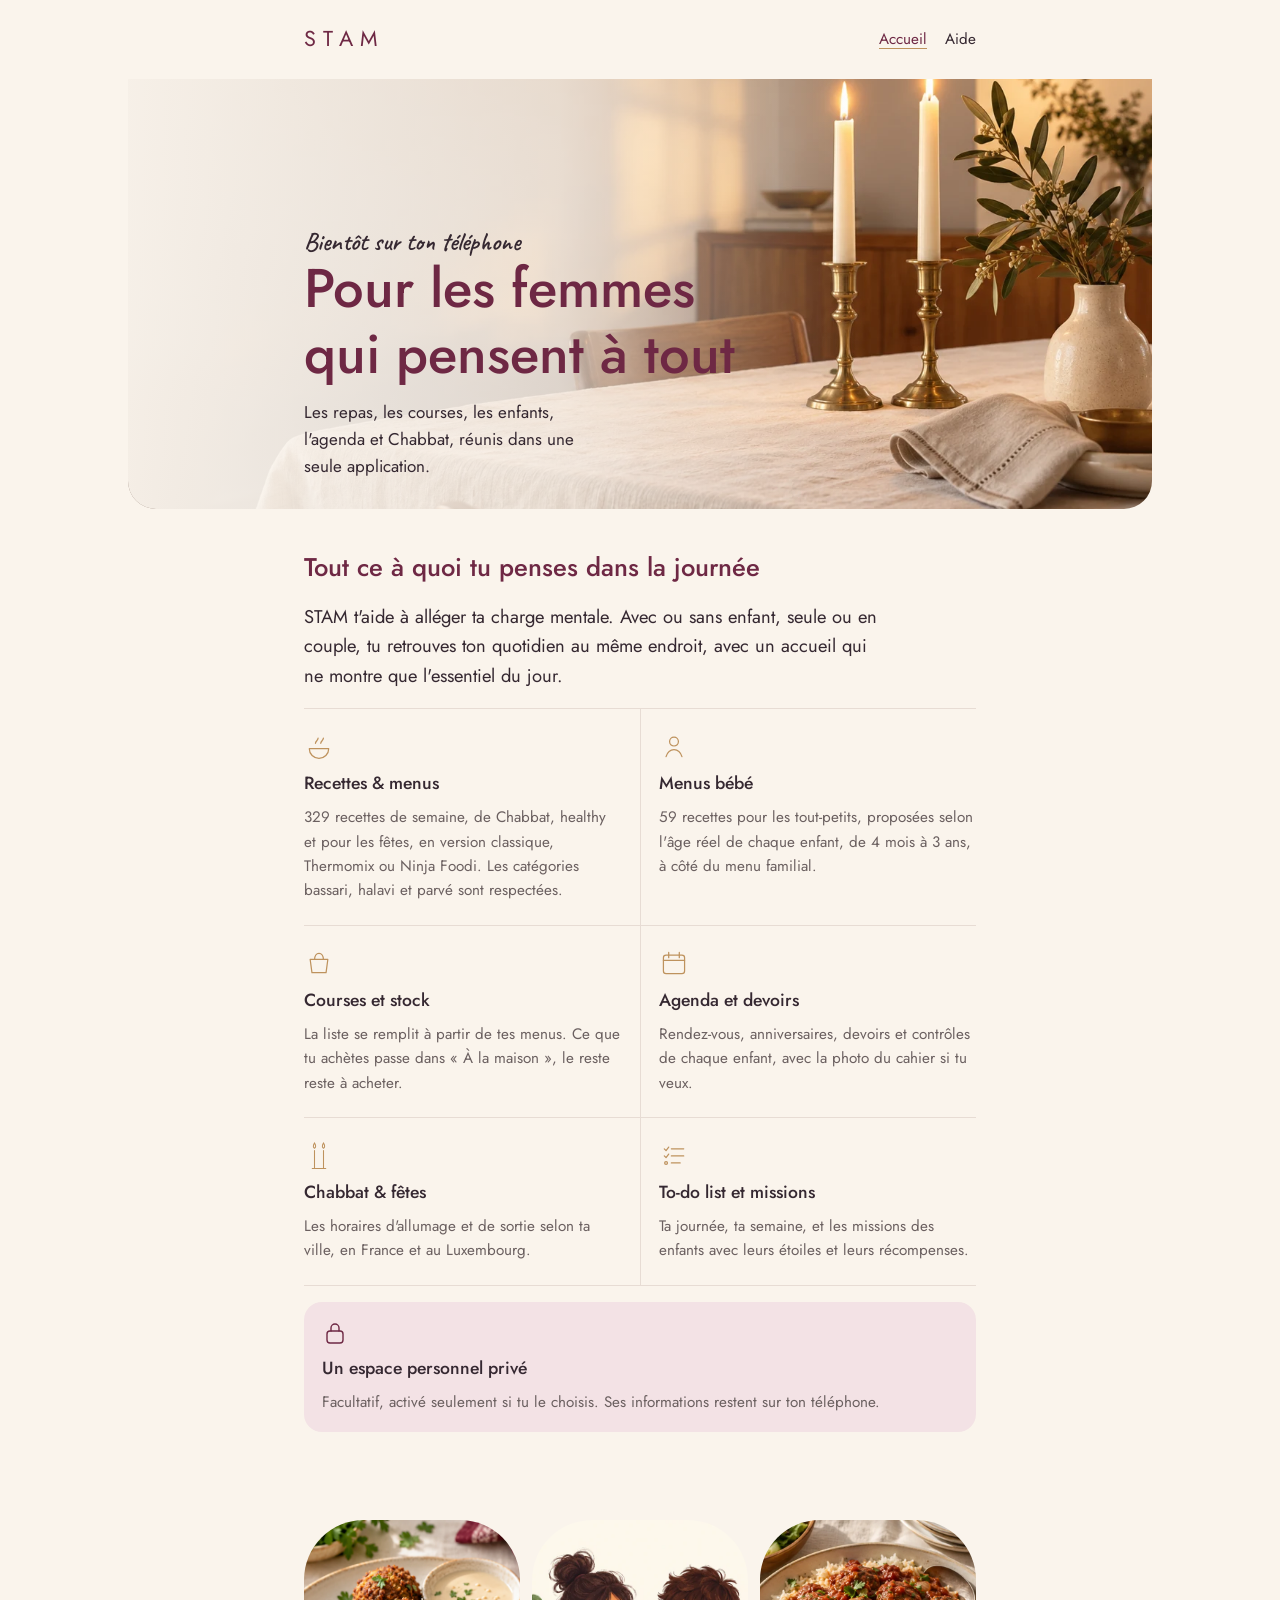
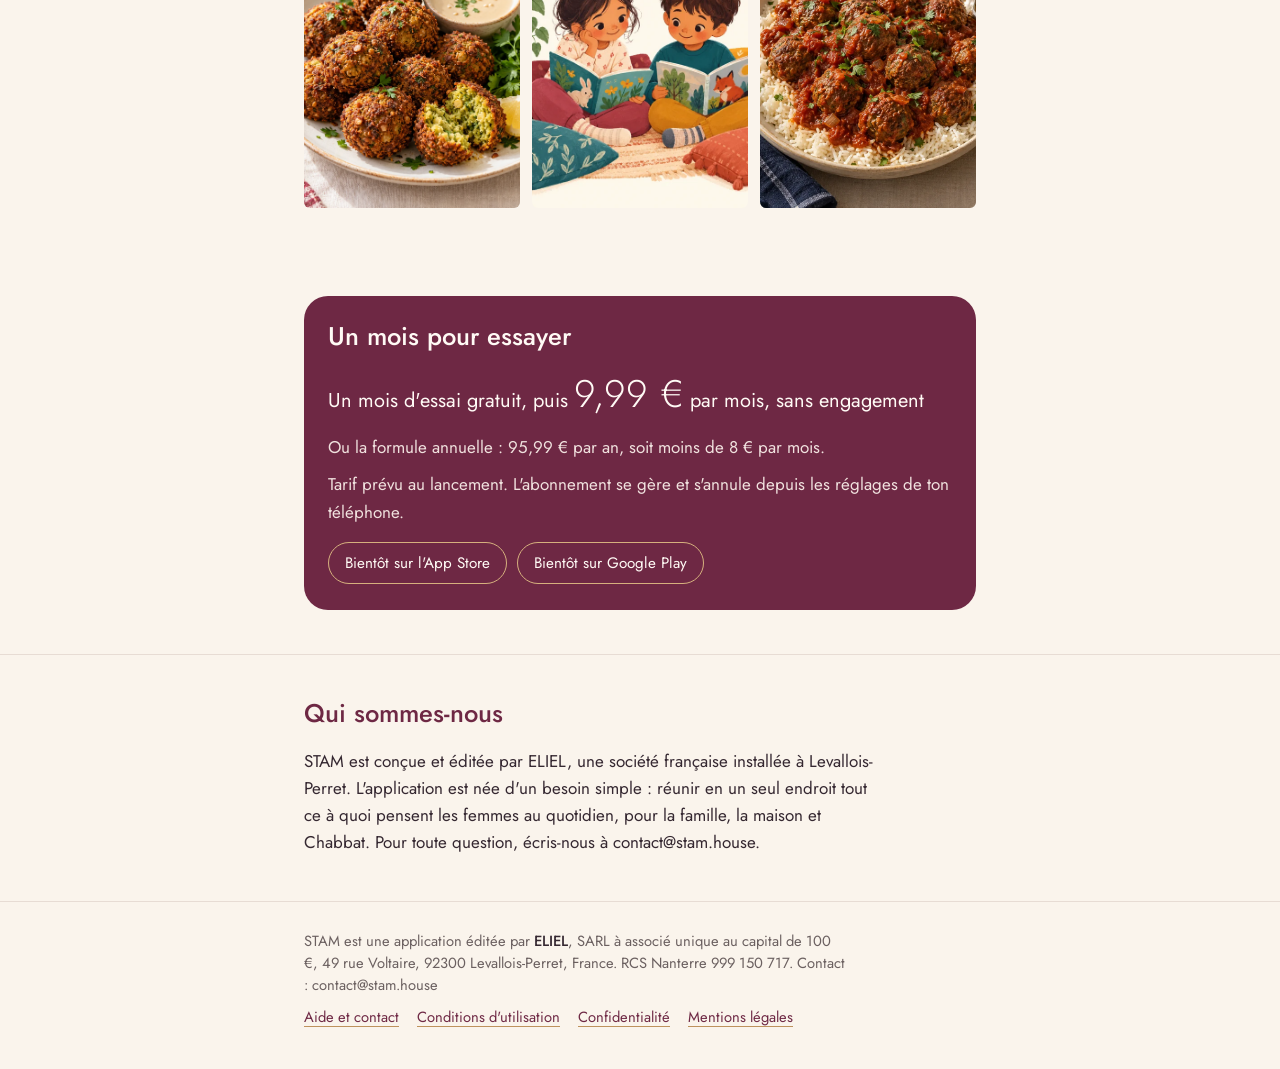
<file: index.html>
<!doctype html>
<html lang="fr">
<head>
<meta charset="utf-8">
<meta name="viewport" content="width=device-width, initial-scale=1, viewport-fit=cover">
<meta name="robots" content="noindex, nofollow">
<meta name="claude:viewport-fit-sides" content="cover">
<title>STAM</title>
<meta name="description" content="STAM, l'application pour les femmes qui pensent à tout : recettes et menus, courses, agenda et devoirs des enfants, horaires de Chabbat.">
<link rel="preconnect" href="https://fonts.googleapis.com">
<link rel="preconnect" href="https://fonts.gstatic.com" crossorigin>
<link rel="stylesheet" href="https://fonts.googleapis.com/css2?family=Jost:wght@300;400;500&amp;family=Caveat:wght@600&amp;display=swap">
<link rel="stylesheet" href="style.css">
</head>
<body>

<header class="entete gouttiere">
  <div class="colonne">
    <a class="marque" href="index.html" aria-label="STAM, accueil">STAM</a>
    <nav class="nav" aria-label="Pages du site">
      <a href="index.html" aria-current="page">Accueil</a>
      <a href="aide.html">Aide</a>
    </nav>
  </div>
</header>

<main>
  <div class="photo-tete">
    <img src="img/home-candles.webp" alt="Table de Chabbat dressée, deux bougies allumées sur des chandeliers dorés">
    <div class="accroche gouttiere">
      <div class="colonne">
        <p class="mot-main">Bientôt sur ton téléphone</p>
        <h1>Pour les femmes qui pensent à tout</h1>
        <p>Les repas, les courses, les enfants, l'agenda et Chabbat, réunis dans une seule application.</p>
      </div>
    </div>
  </div>

  <section class="section gouttiere" aria-labelledby="titre-espaces">
    <div class="colonne">
      <h2 id="titre-espaces">Tout ce à quoi tu penses dans la journée</h2>
      <p class="intro">STAM t'aide à alléger ta charge mentale. Avec ou sans enfant, seule ou en couple, tu retrouves ton quotidien au même endroit, avec un accueil qui ne montre que l'essentiel du jour.</p>
      <ul class="espaces">
        <li>
          <svg aria-hidden="true" width="30" height="30" viewBox="0 0 34 34" fill="none" stroke="currentColor" stroke-width="1.4" stroke-linecap="round" stroke-linejoin="round"><path d="M6 20h22a11 11 0 0 1-22 0z"/><path d="M13 14c0-3 3-3 3-6M19 14c0-3 3-3 3-6"/></svg>
          <strong>Recettes &amp; menus</strong>
          <span>329 recettes de semaine, de Chabbat, healthy et pour les fêtes, en version classique, Thermomix ou Ninja Foodi. Les catégories bassari, halavi et parvé sont respectées.</span>
        </li>
        <li>
          <svg aria-hidden="true" width="30" height="30" viewBox="0 0 34 34" fill="none" stroke="currentColor" stroke-width="1.4" stroke-linecap="round" stroke-linejoin="round"><circle cx="17" cy="12" r="5"/><path d="M8 29c1.5-5 5-8 9-8s7.5 3 9 8"/></svg>
          <strong>Menus bébé</strong>
          <span>59 recettes pour les tout-petits, proposées selon l'âge réel de chaque enfant, de 4 mois à 3 ans, à côté du menu familial.</span>
        </li>
        <li>
          <svg aria-hidden="true" width="30" height="30" viewBox="0 0 34 34" fill="none" stroke="currentColor" stroke-width="1.4" stroke-linecap="round" stroke-linejoin="round"><path d="M7 13h20l-2 15H9z"/><path d="M12 13c0-4 2-7 5-7s5 3 5 7"/></svg>
          <strong>Courses et stock</strong>
          <span>La liste se remplit à partir de tes menus. Ce que tu achètes passe dans « À la maison », le reste reste à acheter.</span>
        </li>
        <li>
          <svg aria-hidden="true" width="30" height="30" viewBox="0 0 34 34" fill="none" stroke="currentColor" stroke-width="1.4" stroke-linecap="round" stroke-linejoin="round"><rect x="5" y="8" width="24" height="21" rx="3"/><path d="M5 14h24M11 5v6M23 5v6"/></svg>
          <strong>Agenda et devoirs</strong>
          <span>Rendez-vous, anniversaires, devoirs et contrôles de chaque enfant, avec la photo du cahier si tu veux.</span>
        </li>
        <li>
          <svg aria-hidden="true" width="30" height="30" viewBox="0 0 30 40" fill="none" stroke="currentColor" stroke-width="1.4" stroke-linecap="round"><path d="M9 14v24M21 14v24M6 38h18"/><path d="M9 4c-2 3-2 6 0 7 2-1 2-4 0-7zM21 4c-2 3-2 6 0 7 2-1 2-4 0-7z"/></svg>
          <strong>Chabbat &amp; fêtes</strong>
          <span>Les horaires d'allumage et de sortie selon ta ville, en France et au Luxembourg.</span>
        </li>
        <li>
          <svg aria-hidden="true" width="30" height="30" viewBox="0 0 34 34" fill="none" stroke="currentColor" stroke-width="1.4" stroke-linecap="round" stroke-linejoin="round"><path d="M14 10h14M14 18h14M14 26h10"/><path d="M6 10l2 2 3-4M6 18l2 2 3-4"/><circle cx="8" cy="26" r="1.6"/></svg>
          <strong>To-do list et missions</strong>
          <span>Ta journée, ta semaine, et les missions des enfants avec leurs étoiles et leurs récompenses.</span>
        </li>
        <li class="prive">
          <svg aria-hidden="true" width="26" height="26" viewBox="0 0 26 26" fill="none" stroke="currentColor" stroke-width="1.4" stroke-linecap="round"><rect x="5" y="11" width="16" height="12" rx="3"/><path d="M9 11V8a4 4 0 0 1 8 0v3"/></svg>
          <strong>Un espace personnel privé</strong>
          <span>Facultatif, activé seulement si tu le choisis. Ses informations restent sur ton téléphone.</span>
        </li>
      </ul>
    </div>
  </section>

  <section class="section gouttiere" aria-label="Photos de l'application">
    <div class="colonne photos">
      <img src="img/falafel-v2.webp" alt="Assiette de falafels et de légumes">
      <img src="img/calm.webp" alt="Illustration d'un moment calme en famille">
      <img src="img/boulettes-riz.webp" alt="Boulettes de bœuf à la tomate et riz">
    </div>
  </section>

  <section class="section gouttiere" aria-labelledby="titre-offre">
    <div class="colonne offre">
      <h2 id="titre-offre">Un mois pour essayer</h2>
      <p class="prix">Un mois d'essai gratuit, puis <strong>9,99 €</strong> par mois, sans engagement</p>
      <p>Ou la formule annuelle : 95,99 € par an, soit moins de 8 € par mois.</p>
      <p>Tarif prévu au lancement. L'abonnement se gère et s'annule depuis les réglages de ton téléphone.</p>
      <div class="bientot" aria-label="Disponibilité">
        <span>Bientôt sur l'App Store</span>
        <span>Bientôt sur Google Play</span>
      </div>
    </div>
  </section>
  <section class="section gouttiere qui" aria-labelledby="titre-qui">
    <div class="colonne">
      <h2 id="titre-qui">Qui sommes-nous</h2>
      <p>STAM est conçue et éditée par ELIEL, une société française installée à Levallois-Perret. L'application est née d'un besoin simple : réunir en un seul endroit tout ce à quoi pensent les femmes au quotidien, pour la famille, la maison et Chabbat. Pour toute question, écris-nous à contact@stam.house.</p>
    </div>
  </section>
</main>

<footer class="pied gouttiere">
  <div class="colonne">
    <p class="editeur">STAM est une application éditée par <strong>ELIEL</strong>, SARL à associé unique au capital de 100 €, 49 rue Voltaire, 92300 Levallois-Perret, France. RCS Nanterre 999 150 717. Contact : contact@stam.house</p>
    <nav aria-label="Informations">
      <a href="aide.html">Aide et contact</a>
      <a href="conditions.html">Conditions d'utilisation</a>
      <a href="confidentialite.html">Confidentialité</a>
      <a href="mentions-legales.html">Mentions légales</a>
    </nav>
  </div>
</footer>
</body>
</html>
</file>
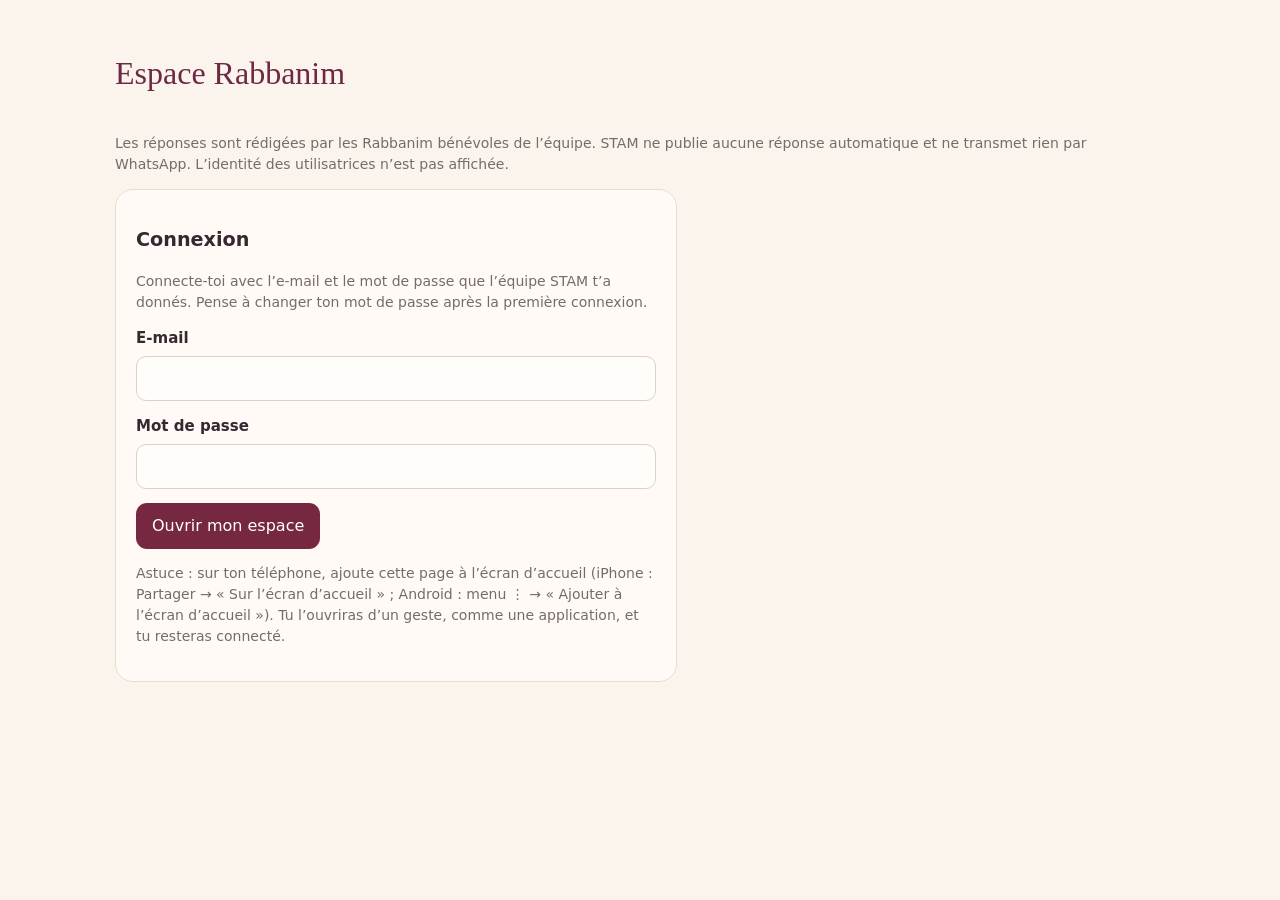
<file: rabbanim/index.html>
<!doctype html>
<html lang="fr">
<head>
<meta charset="utf-8">
<meta name="viewport" content="width=device-width,initial-scale=1">
<meta name="robots" content="noindex">
<title>STAM — Espace Rabbanim</title>
<link rel="stylesheet" href="portail.css">
<link rel="manifest" href="manifest.webmanifest">
<link rel="apple-touch-icon" href="icone-180.png">
<meta name="apple-mobile-web-app-capable" content="yes">
<meta name="mobile-web-app-capable" content="yes">
<meta name="apple-mobile-web-app-title" content="STAM Rav">
<meta name="theme-color" content="#6E2440">
</head>
<body class="rav-team">
<main>
  <div class="rav-team-header">
    <h1>Espace Rabbanim</h1>
    <span><button type="button" class="btn secondary" id="changePassword" hidden>Changer mon mot de passe</button> <button type="button" class="btn secondary" id="logout" hidden>Se déconnecter</button></span>
  </div>
  <p class="rav-small">Les réponses sont rédigées par les Rabbanim bénévoles de l’équipe. STAM ne publie aucune réponse automatique et ne transmet rien par WhatsApp. L’identité des utilisatrices n’est pas affichée.</p>

  <section class="rav-team-panel rav-login" id="login">
    <h2>Connexion</h2>
    <p class="rav-small">Connecte-toi avec l’e-mail et le mot de passe que l’équipe STAM t’a donnés. Pense à changer ton mot de passe après la première connexion.</p>
    <label>E-mail<input id="email" type="email" autocomplete="username" spellcheck="false"></label>
    <label>Mot de passe<input id="password" type="password" autocomplete="current-password"></label>
    <button type="button" class="btn" id="connect">Ouvrir mon espace</button>
    <p class="rav-small">Astuce : sur ton téléphone, ajoute cette page à l’écran d’accueil (iPhone : Partager → « Sur l’écran d’accueil » ; Android : menu ⋮ → « Ajouter à l’écran d’accueil »). Tu l’ouvriras d’un geste, comme une application, et tu resteras connecté.</p>
    <p class="rav-error" id="loginError" role="status"></p>
  </section>

  <div class="rav-team-layout" id="space" hidden>
    <section class="rav-team-panel">
      <h2>Ma disponibilité</h2>
      <p class="rav-who" id="who"></p>
      <div class="rav-availability">
        <strong id="availability"></strong>
        <button type="button" class="btn secondary" id="toggle">Changer ma disponibilité</button>
      </div>
      <h2>Notifications</h2>
      <div id="push"></div>
      <h2>Mes conversations</h2>
      <p class="rav-small">Une ligne par femme (numéro anonyme), avec tout son historique. Une femme que tu as déjà suivie t’envoie directement ses nouvelles questions.</p>
      <div id="queue" aria-live="polite"></div>
    </section>
    <section class="rav-team-panel">
      <h2>Conversation</h2>
      <div id="thread"><p class="rav-team-empty">Choisis une femme à gauche.</p></div>
      <p id="error" class="rav-error" role="status"></p>
    </section>
  </div>
</main>
<script src="config.js"></script>
<script src="portail.js"></script>
</body>
</html>
</file>
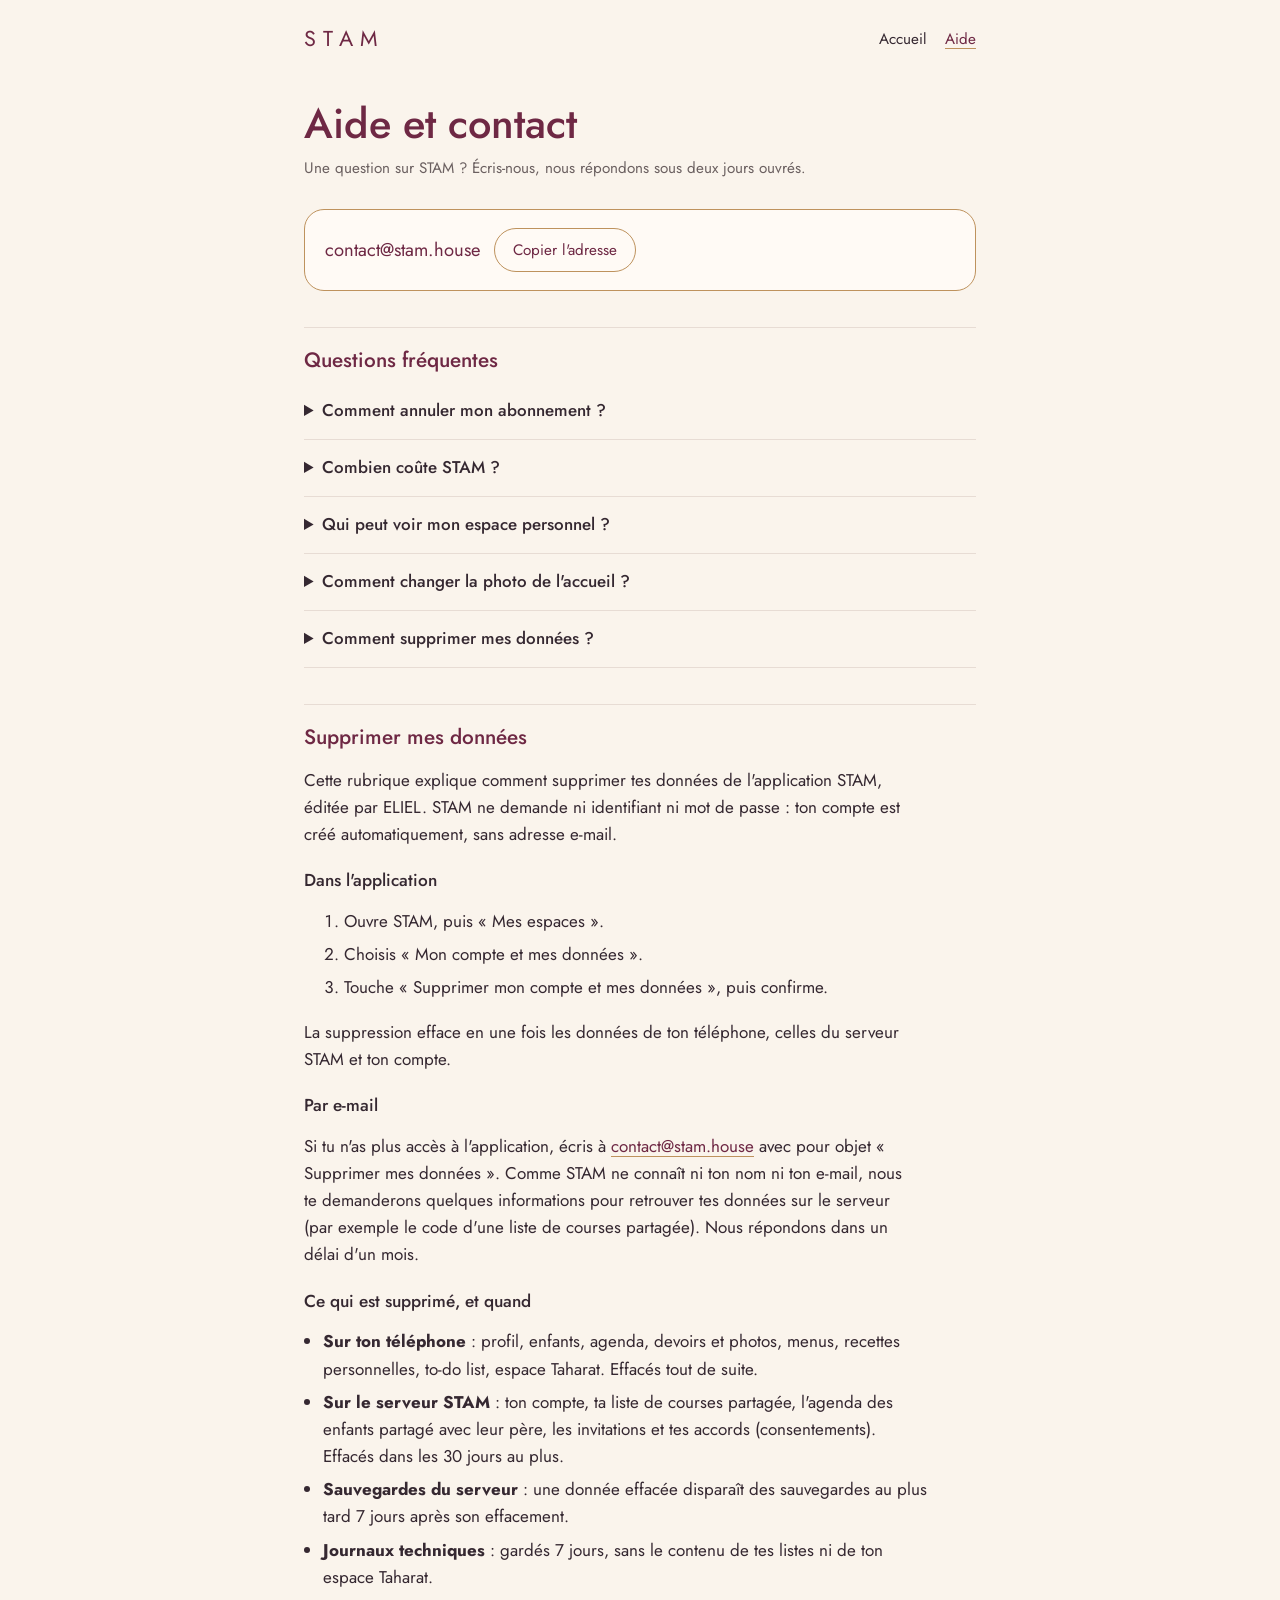
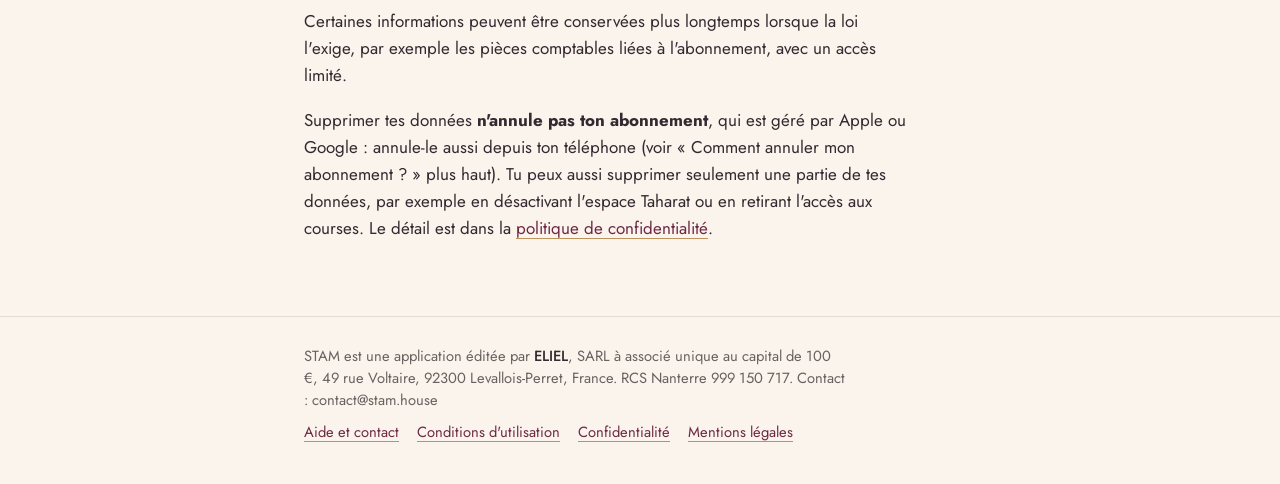
<file: aide.html>
<!doctype html>
<html lang="fr">
<head>
<meta charset="utf-8">
<meta name="viewport" content="width=device-width, initial-scale=1, viewport-fit=cover">
<meta name="robots" content="noindex, nofollow">
<title>Aide STAM</title>
<meta name="description" content="Aide et contact pour l'application STAM.">
<link rel="preconnect" href="https://fonts.googleapis.com">
<link rel="preconnect" href="https://fonts.gstatic.com" crossorigin>
<link rel="stylesheet" href="https://fonts.googleapis.com/css2?family=Jost:wght@300;400;500&amp;family=Caveat:wght@600&amp;display=swap">
<link rel="stylesheet" href="style.css">
</head>
<body>

<header class="entete gouttiere">
  <div class="colonne">
    <a class="marque" href="index.html" aria-label="STAM, accueil">STAM</a>
    <nav class="nav" aria-label="Pages du site">
      <a href="index.html">Accueil</a>
      <a href="aide.html" aria-current="page">Aide</a>
    </nav>
  </div>
</header>

<main class="page gouttiere">
  <div class="colonne">
    <h1>Aide et contact</h1>
    <p class="maj">Une question sur STAM ? Écris-nous, nous répondons sous deux jours ouvrés.</p>

    <div class="contact">
      <code id="adresse">contact@stam.house</code>
      <button class="bouton" type="button" id="copier">Copier l'adresse</button>
    </div>

    <h2>Questions fréquentes</h2>

    <details>
      <summary>Comment annuler mon abonnement ?</summary>
      <p>L'abonnement est géré par ton téléphone. Sur iPhone et iPad : Réglages, ton nom, Abonnements, STAM. Sur Android : Google Play, ton profil, Paiements et abonnements, Abonnements, STAM. Si tu annules pendant le mois d'essai gratuit, rien n'est débité.</p>
    </details>
    <details>
      <summary>Combien coûte STAM ?</summary>
      <p>Le premier mois est gratuit. Ensuite, tu choisis : 9,99 € par mois, sans engagement, ou 95,99 € par an, soit moins de 8 € par mois. Si tu ne choisis pas la formule annuelle, la formule mensuelle commence automatiquement à la fin de l'essai.</p>
    </details>
    <details>
      <summary>Qui peut voir mon espace personnel ?</summary>
      <p>Personne d'autre que toi. Ses informations restent sur ton téléphone et ne sont jamais partagées. Protège ton téléphone par un code.</p>
    </details>

    <details>
      <summary>Comment changer la photo de l'accueil ?</summary>
      <p>Touche l'icône photo en haut de l'accueil, puis « Choisir une photo ». Elle reste uniquement sur ton téléphone. « Remettre la photo d'origine » permet de revenir aux bougies.</p>
    </details>
    <details>
      <summary>Comment supprimer mes données ?</summary>
      <p>Tout est expliqué ci-dessous, dans la rubrique <a href="#supprimer-mes-donnees">Supprimer mes données</a>.</p>
    </details>

    <h2 id="supprimer-mes-donnees">Supprimer mes données</h2>
    <p>Cette rubrique explique comment supprimer tes données de l'application STAM, éditée par ELIEL. STAM ne demande ni identifiant ni mot de passe : ton compte est créé automatiquement, sans adresse e-mail.</p>

    <h3>Dans l'application</h3>
    <ol>
      <li>Ouvre STAM, puis « Mes espaces ».</li>
      <li>Choisis « Mon compte et mes données ».</li>
      <li>Touche « Supprimer mon compte et mes données », puis confirme.</li>
    </ol>
    <p>La suppression efface en une fois les données de ton téléphone, celles du serveur STAM et ton compte.</p>

    <h3>Par e-mail</h3>
    <p>Si tu n'as plus accès à l'application, écris à <a href="mailto:contact@stam.house?subject=Supprimer%20mes%20donn%C3%A9es">contact@stam.house</a> avec pour objet « Supprimer mes données ». Comme STAM ne connaît ni ton nom ni ton e-mail, nous te demanderons quelques informations pour retrouver tes données sur le serveur (par exemple le code d'une liste de courses partagée). Nous répondons dans un délai d'un mois.</p>

    <h3>Ce qui est supprimé, et quand</h3>
    <ul>
      <li><strong>Sur ton téléphone</strong> : profil, enfants, agenda, devoirs et photos, menus, recettes personnelles, to-do list, espace Taharat. Effacés tout de suite.</li>
      <li><strong>Sur le serveur STAM</strong> : ton compte, ta liste de courses partagée, l'agenda des enfants partagé avec leur père, les invitations et tes accords (consentements). Effacés dans les 30 jours au plus.</li>
      <li><strong>Sauvegardes du serveur</strong> : une donnée effacée disparaît des sauvegardes au plus tard 7 jours après son effacement.</li>
      <li><strong>Journaux techniques</strong> : gardés 7 jours, sans le contenu de tes listes ni de ton espace Taharat.</li>
    </ul>
    <p>Certaines informations peuvent être conservées plus longtemps lorsque la loi l'exige, par exemple les pièces comptables liées à l'abonnement, avec un accès limité.</p>
    <p>Supprimer tes données <strong>n'annule pas ton abonnement</strong>, qui est géré par Apple ou Google : annule-le aussi depuis ton téléphone (voir « Comment annuler mon abonnement ? » plus haut). Tu peux aussi supprimer seulement une partie de tes données, par exemple en désactivant l'espace Taharat ou en retirant l'accès aux courses. Le détail est dans la <a href="confidentialite.html">politique de confidentialité</a>.</p>
  </div>
</main>

<footer class="pied gouttiere">
  <div class="colonne">
    <p class="editeur">STAM est une application éditée par <strong>ELIEL</strong>, SARL à associé unique au capital de 100 €, 49 rue Voltaire, 92300 Levallois-Perret, France. RCS Nanterre 999 150 717. Contact : contact@stam.house</p>
    <nav aria-label="Informations">
      <a href="aide.html" aria-current="page">Aide et contact</a>
      <a href="conditions.html">Conditions d'utilisation</a>
      <a href="confidentialite.html">Confidentialité</a>
      <a href="mentions-legales.html">Mentions légales</a>
    </nav>
  </div>
</footer>

<script>
  (function(){
    var bouton=document.getElementById('copier'),adresse=document.getElementById('adresse');
    if(!bouton||!adresse)return;
    function selectionner(){var r=document.createRange();r.selectNodeContents(adresse);var s=window.getSelection();s.removeAllRanges();s.addRange(r)}
    bouton.addEventListener('click',function(){
      var fait=function(){bouton.textContent='Adresse copiée'};
      try{navigator.clipboard.writeText(adresse.textContent).then(fait,function(){selectionner();bouton.textContent='Adresse sélectionnée'})}
      catch(e){selectionner();bouton.textContent='Adresse sélectionnée'}
    });
  })();
</script>
</body>
</html>
</file>
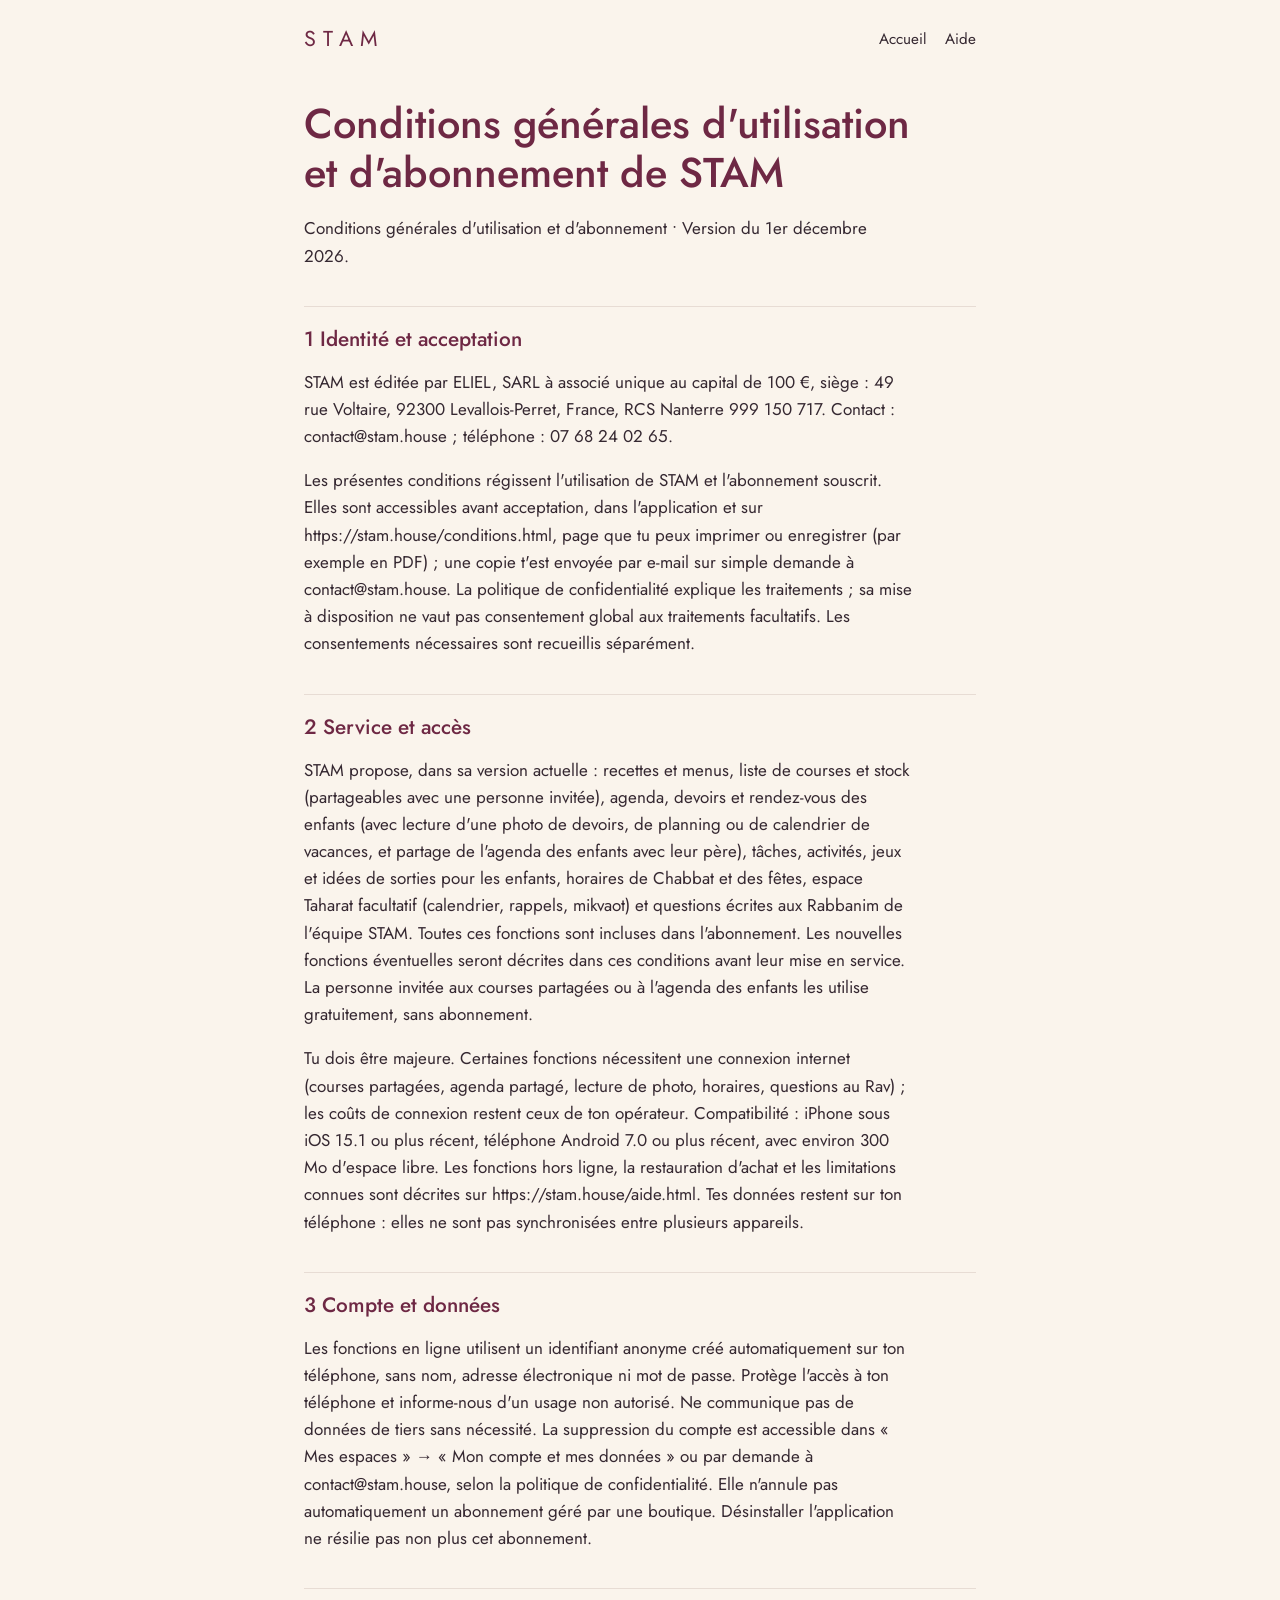
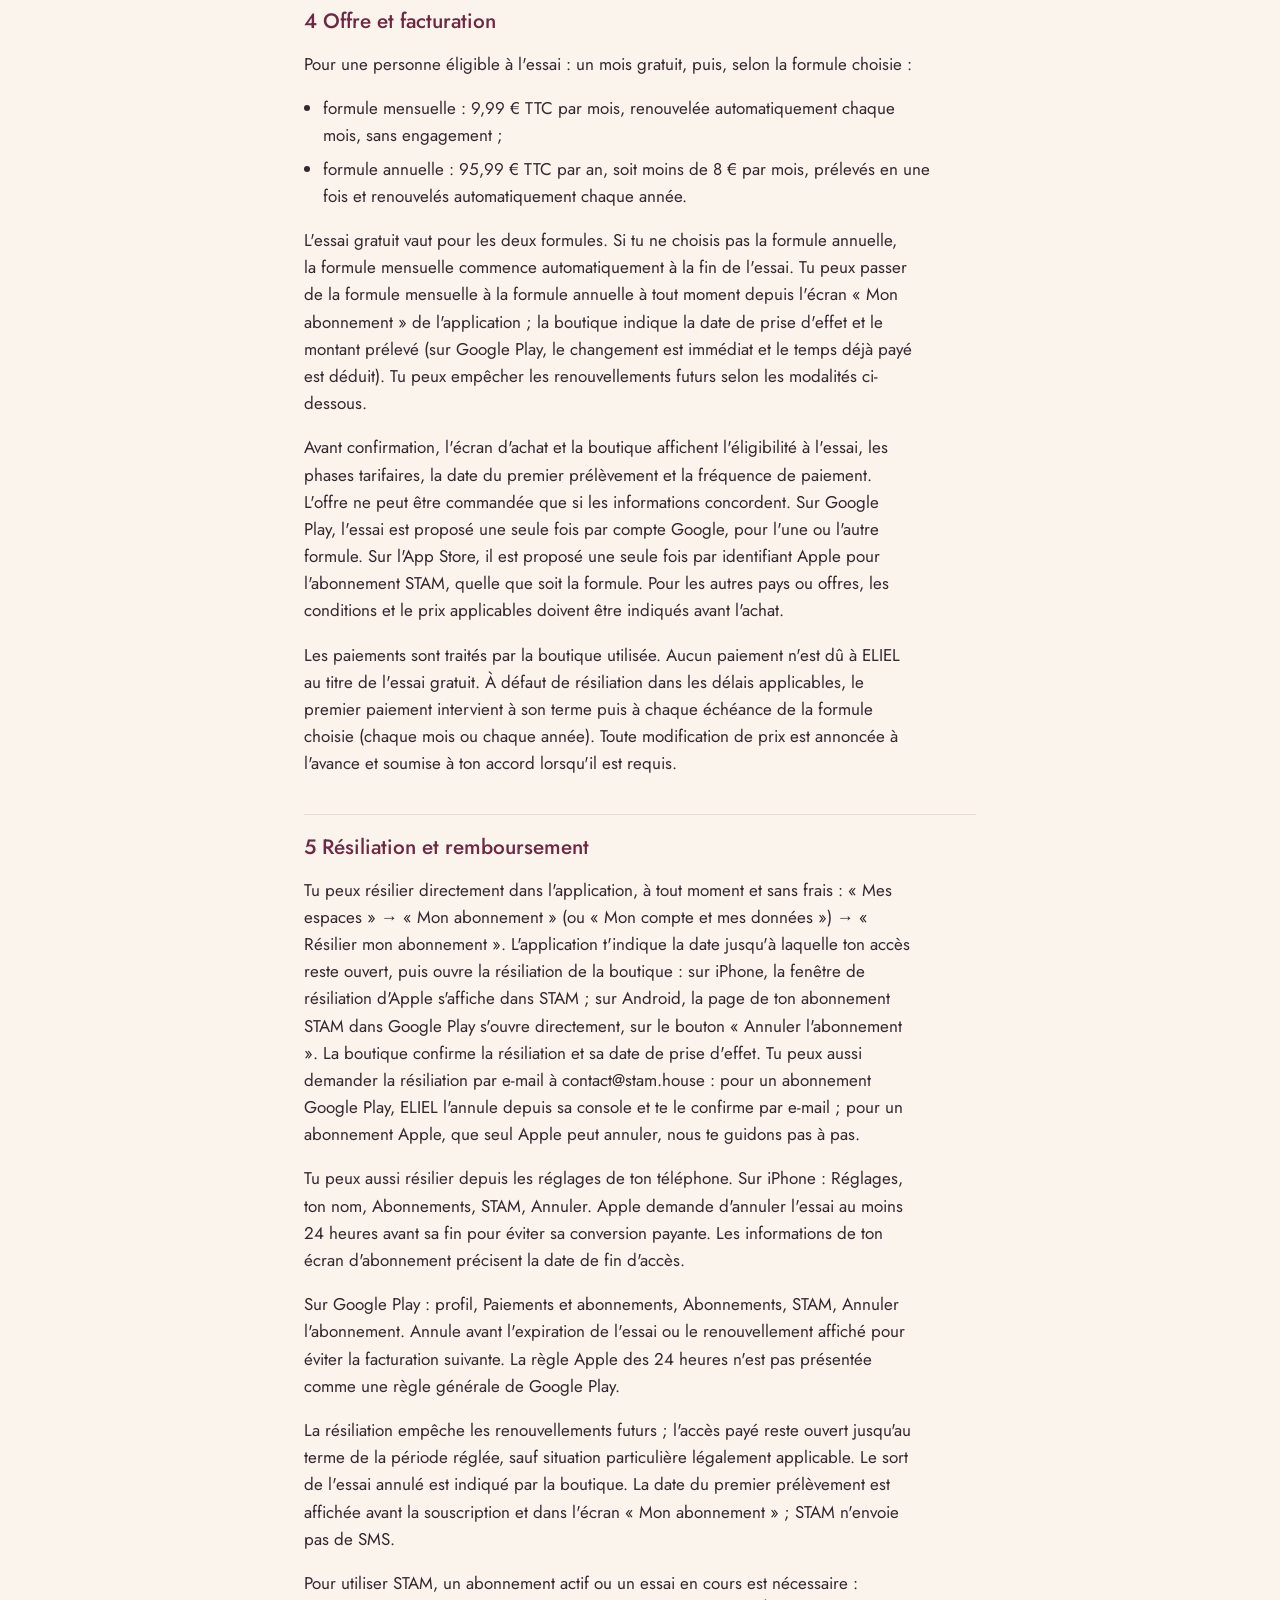
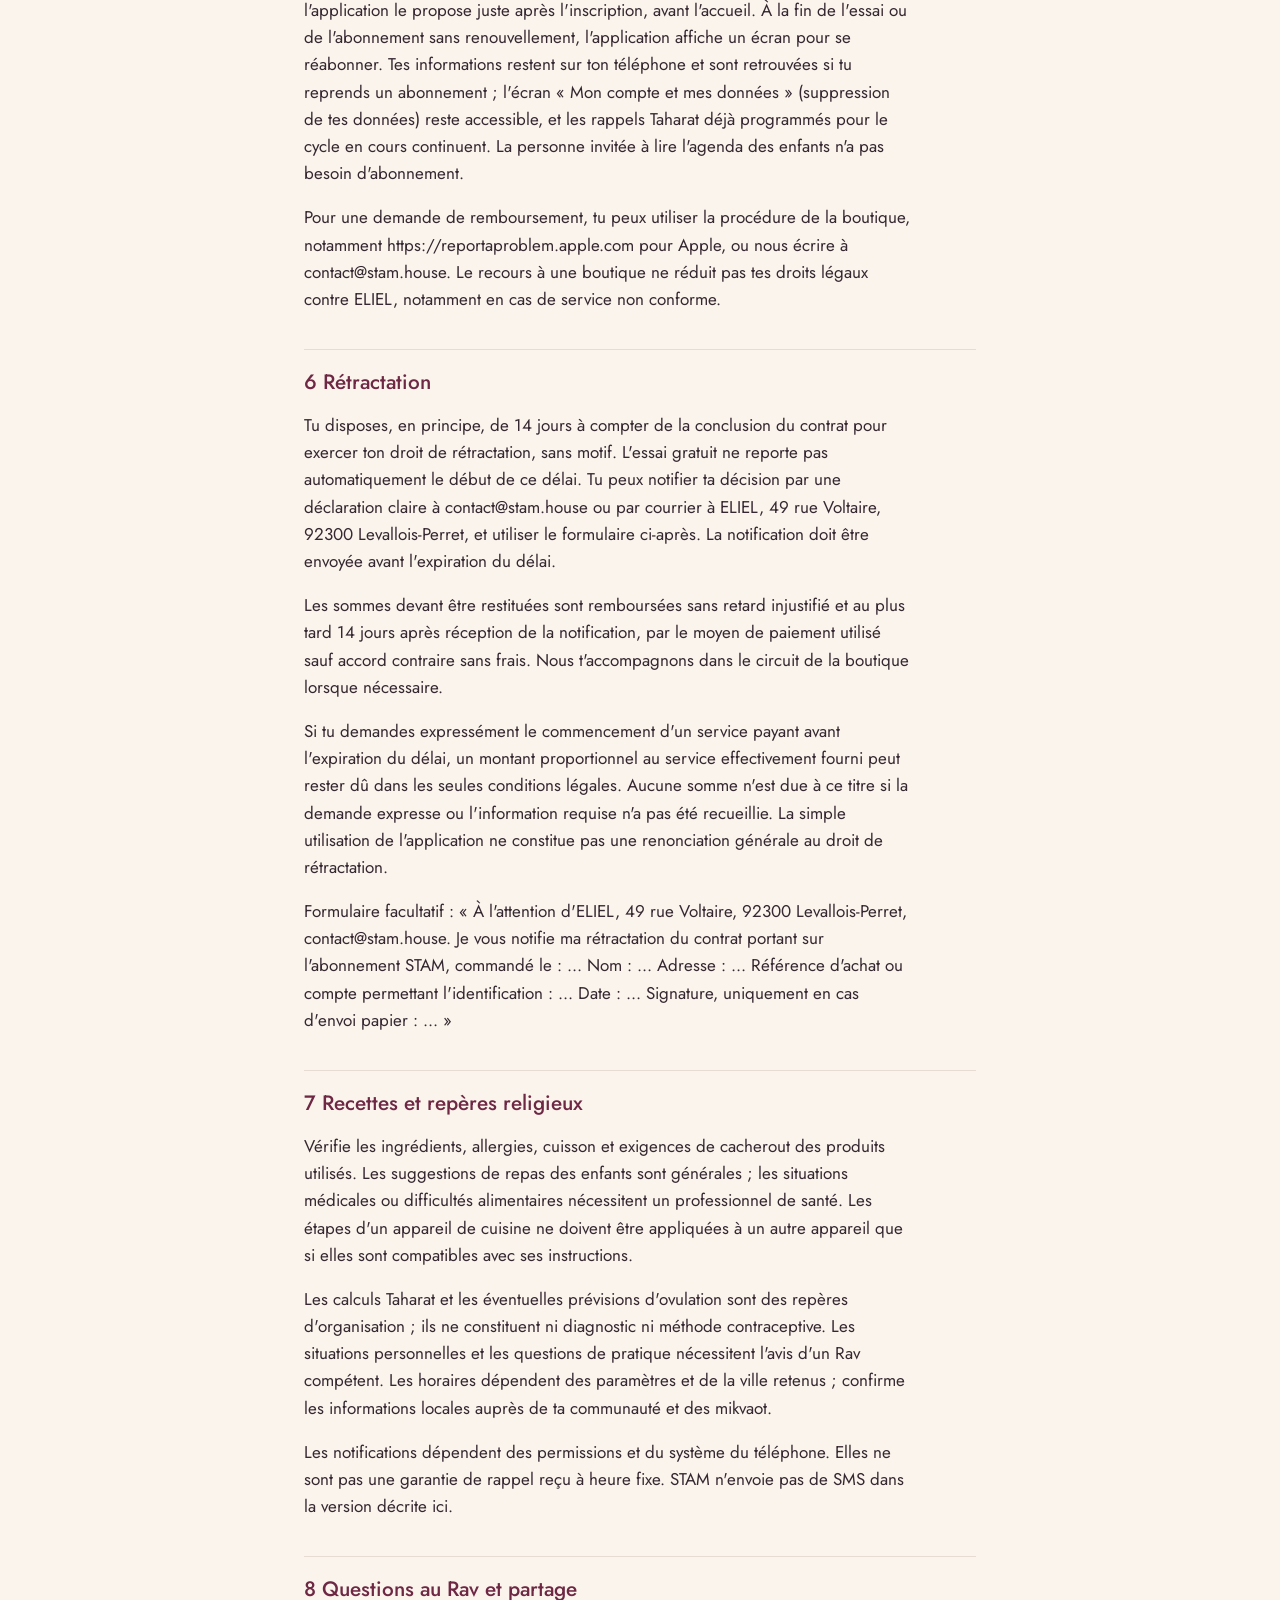
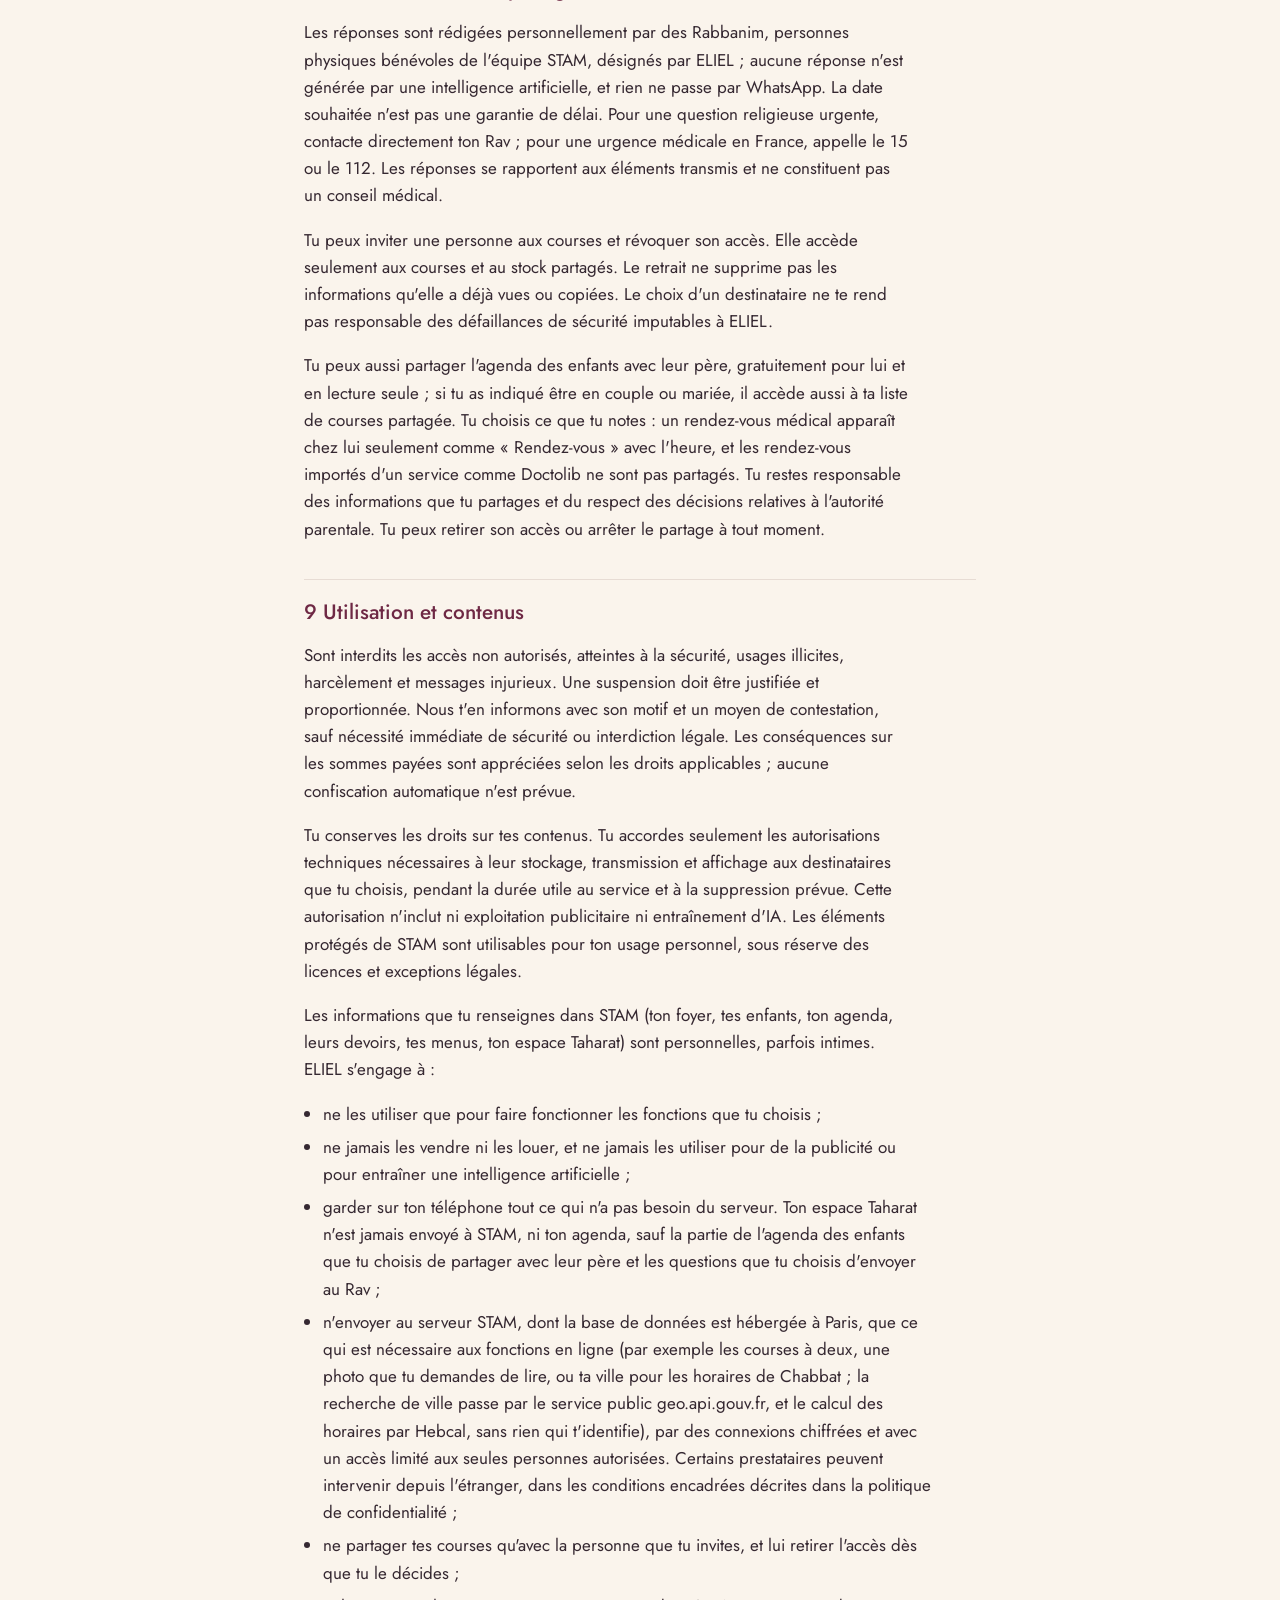
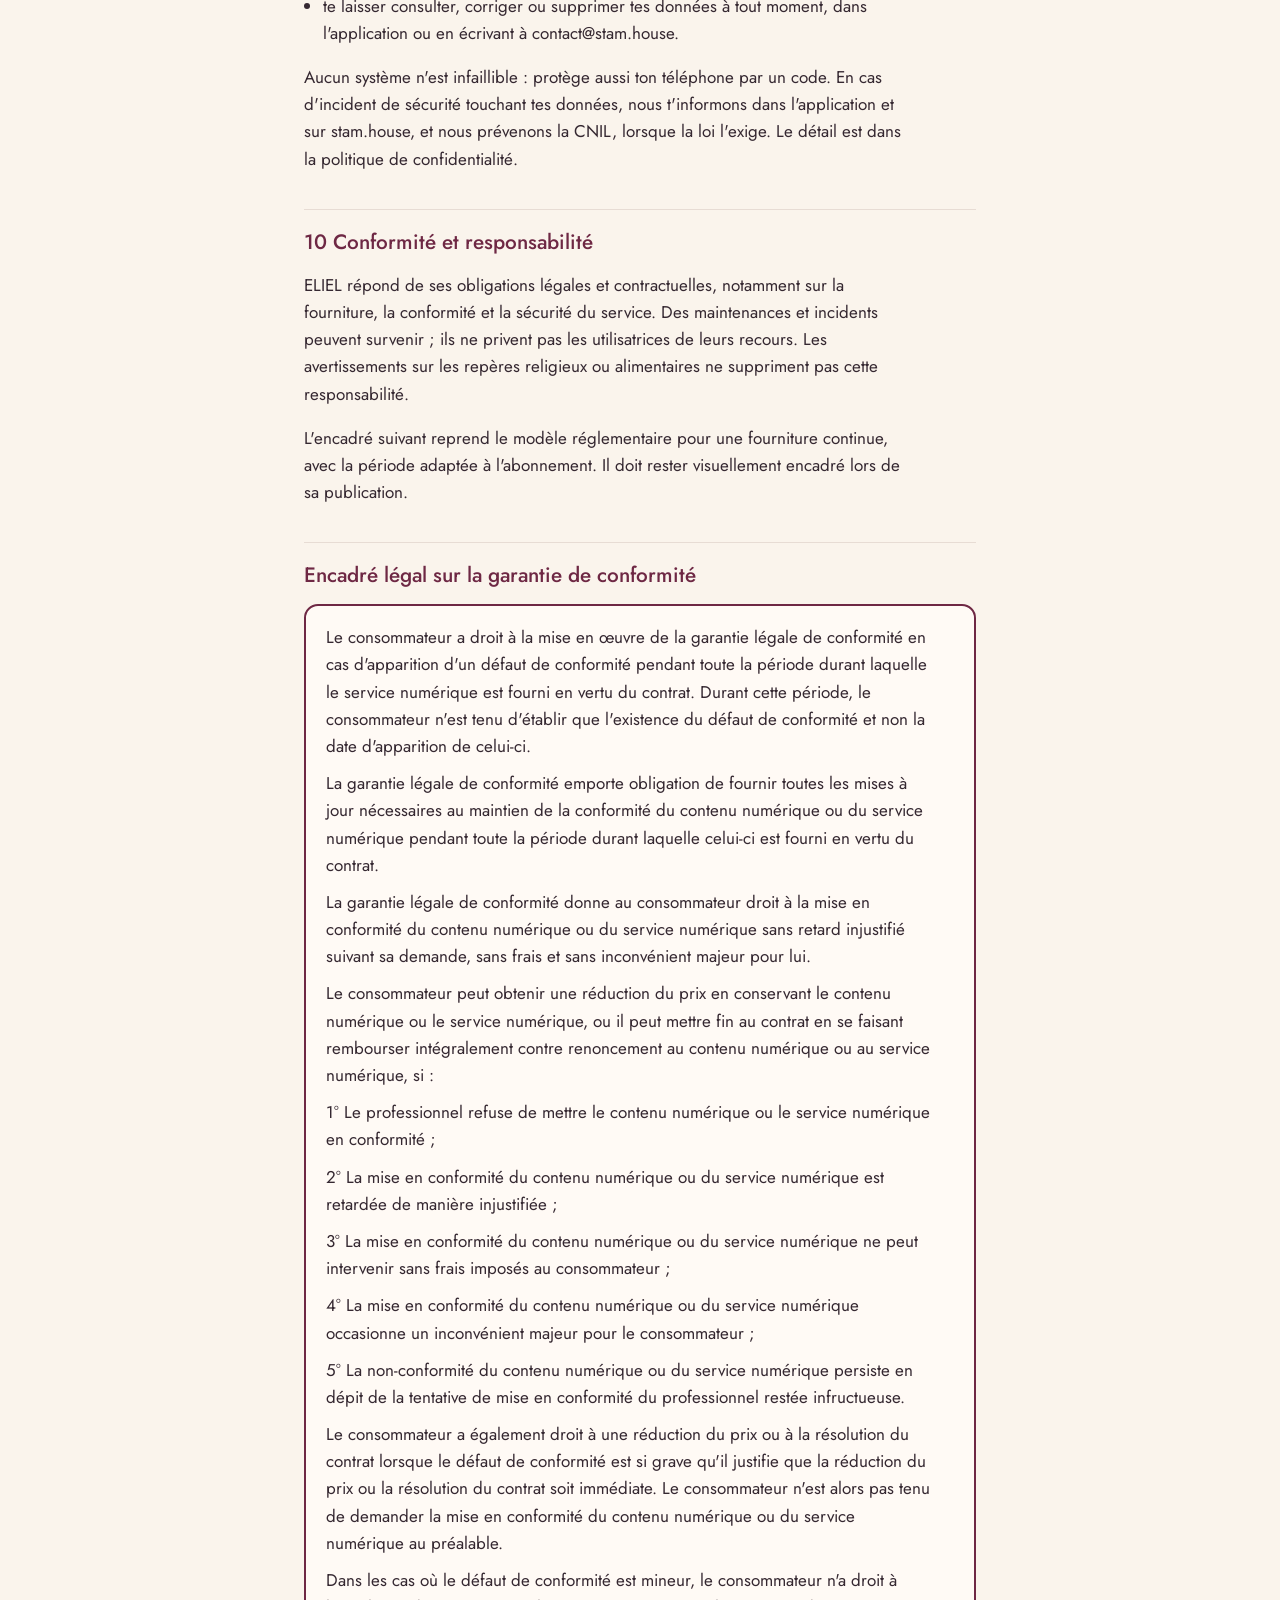
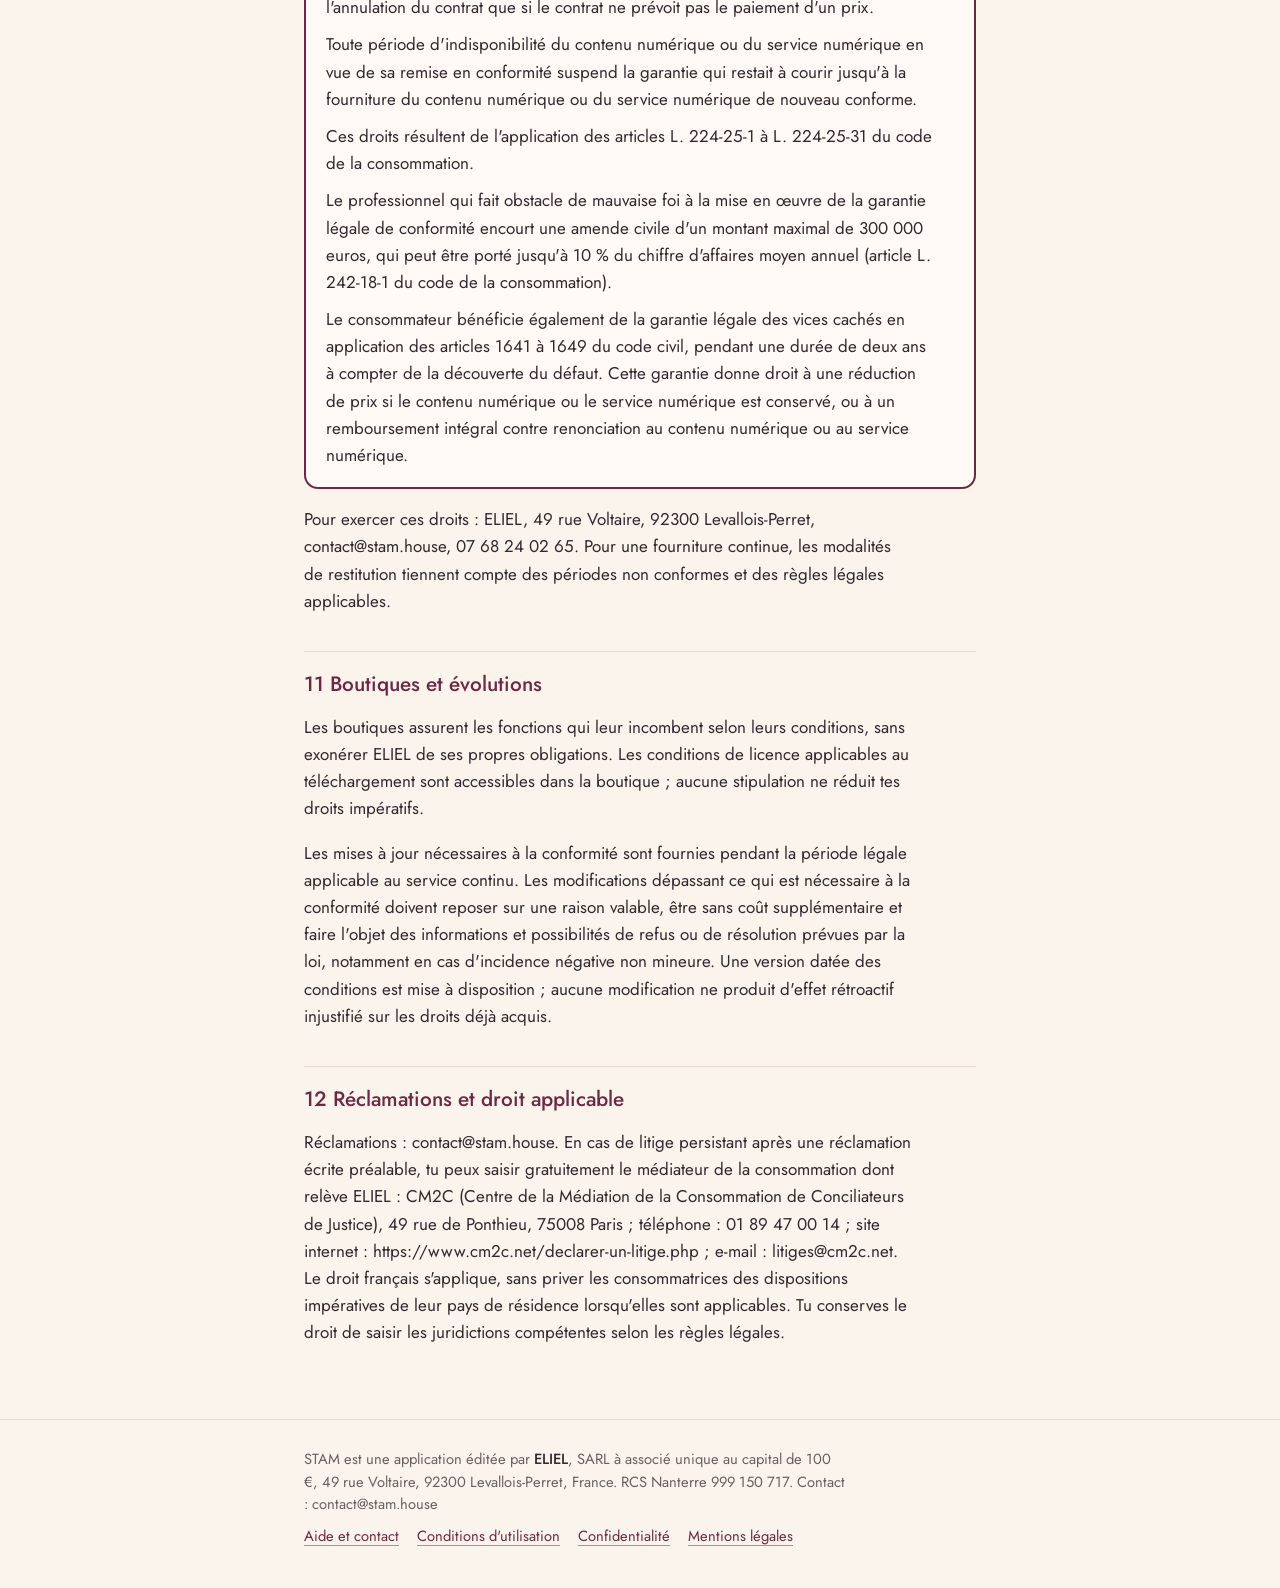
<file: conditions.html>
<!doctype html>
<html lang="fr">
<head>
<meta charset="utf-8">
<meta name="viewport" content="width=device-width, initial-scale=1, viewport-fit=cover">
<meta name="robots" content="noindex, nofollow">
<title>Conditions d&#x27;utilisation STAM</title>
<meta name="description" content="Conditions d&#x27;utilisation et d&#x27;abonnement de l&#x27;application STAM, éditée par ELIEL.">
<link rel="preconnect" href="https://fonts.googleapis.com">
<link rel="preconnect" href="https://fonts.gstatic.com" crossorigin>
<link rel="stylesheet" href="https://fonts.googleapis.com/css2?family=Jost:wght@300;400;500&amp;family=Caveat:wght@600&amp;display=swap">
<link rel="stylesheet" href="style.css">
</head>
<body>

<header class="entete gouttiere">
  <div class="colonne">
    <a class="marque" href="index.html" aria-label="STAM, accueil">STAM</a>
    <nav class="nav" aria-label="Pages du site">
      <a href="index.html">Accueil</a>
      <a href="aide.html">Aide</a>
    </nav>
  </div>
</header>

<main class="page gouttiere">
  <div class="colonne">
<h1>Conditions générales d'utilisation et d'abonnement de STAM</h1>
<p>Conditions générales d'utilisation et d'abonnement • Version du
1er décembre 2026.</p>
<h2>1 Identité et acceptation</h2>
<p>STAM est éditée par ELIEL, SARL à associé unique au capital de 100 €,
siège : 49 rue Voltaire, 92300 Levallois-Perret, France, RCS Nanterre
999 150 717. Contact : contact@stam.house ; téléphone : 07 68 24 02 65.</p>
<p>Les présentes conditions régissent l'utilisation de STAM et l'abonnement
souscrit. Elles sont accessibles avant acceptation, dans l'application et sur
https://stam.house/conditions.html, page que tu peux imprimer ou
enregistrer (par exemple en PDF) ; une copie t'est envoyée par e-mail
sur simple demande à contact@stam.house. La politique de confidentialité explique
les traitements ; sa mise à disposition ne vaut pas consentement global
aux traitements facultatifs. Les consentements nécessaires sont
recueillis séparément.</p>
<h2>2 Service et accès</h2>
<p>STAM propose, dans sa version actuelle : recettes et menus, liste de
courses et stock (partageables avec une personne invitée), agenda,
devoirs et rendez-vous des enfants (avec lecture d'une photo de devoirs,
de planning ou de calendrier de vacances, et partage de l'agenda des
enfants avec leur père), tâches, activités, jeux et idées de sorties
pour les enfants, horaires de Chabbat et des fêtes, espace Taharat
facultatif (calendrier, rappels, mikvaot) et questions écrites aux
Rabbanim de l'équipe STAM. Toutes ces fonctions sont incluses dans
l'abonnement. Les nouvelles fonctions éventuelles seront décrites dans
ces conditions avant leur mise en service. La personne invitée aux
courses partagées ou à l'agenda des enfants les utilise gratuitement,
sans abonnement.</p>
<p>Tu dois être majeure. Certaines fonctions nécessitent une connexion
internet (courses partagées, agenda partagé, lecture de photo, horaires,
questions au Rav) ; les coûts de connexion restent ceux de ton
opérateur. Compatibilité : iPhone sous iOS 15.1 ou plus récent,
téléphone Android 7.0 ou plus récent, avec environ 300 Mo d'espace
libre. Les fonctions hors ligne, la restauration d'achat et les
limitations connues sont décrites sur https://stam.house/aide.html. Tes
données restent sur ton téléphone : elles ne sont pas synchronisées
entre plusieurs appareils.</p>
<h2>3 Compte et données</h2>
<p>Les fonctions en ligne utilisent un identifiant anonyme créé
automatiquement sur ton téléphone, sans nom, adresse électronique ni mot
de passe. Protège l'accès à ton téléphone et informe-nous d'un usage non
autorisé. Ne communique
pas de données de tiers sans nécessité. La suppression du compte est accessible dans « Mes espaces » → « Mon compte et mes données » ou par demande à contact@stam.house, selon la
politique de confidentialité. Elle n'annule pas automatiquement un
abonnement géré par une boutique. Désinstaller l'application ne résilie
pas non plus cet abonnement.</p>
<h2>4 Offre et facturation</h2>
<p>Pour une personne éligible à l'essai : un mois gratuit, puis, selon la
formule choisie :</p>
<ul>
<li>formule mensuelle : 9,99 € TTC par mois, renouvelée automatiquement
  chaque mois, sans engagement ;</li>
<li>formule annuelle : 95,99 € TTC par an, soit moins de 8 € par mois, prélevés
  en une fois et renouvelés automatiquement chaque année.</li>
</ul>
<p>L'essai gratuit vaut pour les deux formules. Si tu ne choisis pas la
formule annuelle, la formule mensuelle commence automatiquement à la fin
de l'essai. Tu peux passer de la formule mensuelle à la formule annuelle
à tout moment depuis l'écran « Mon abonnement » de l'application ; la
boutique indique la date de prise d'effet et le montant prélevé (sur
Google Play, le changement est immédiat et le temps déjà payé est
déduit). Tu peux empêcher les renouvellements futurs selon les
modalités ci-dessous.</p>
<p>Avant confirmation, l'écran d'achat et la boutique affichent
l'éligibilité à l'essai, les phases tarifaires, la date du premier
prélèvement et la fréquence de paiement. L'offre ne peut être commandée
que si les informations concordent. Sur Google Play, l'essai est
proposé une seule fois par compte Google, pour l'une ou l'autre formule.
Sur l'App Store, il est proposé une seule fois par identifiant Apple
pour l'abonnement STAM, quelle que soit la formule. Pour les autres pays ou offres,
les conditions et le prix applicables doivent être indiqués avant
l'achat.</p>
<p>Les paiements sont traités par la boutique utilisée. Aucun paiement
n'est dû à ELIEL au titre de l'essai gratuit. À défaut de résiliation
dans les délais applicables, le premier paiement intervient à son terme
puis à chaque échéance de la formule choisie (chaque mois ou chaque
année). Toute modification de prix est
annoncée à l'avance et soumise à ton accord lorsqu'il est requis.</p>
<h2>5 Résiliation et remboursement</h2>
<p>Tu peux résilier directement dans l'application, à tout moment et sans
frais : « Mes espaces » → « Mon abonnement » (ou « Mon compte et mes
données ») → « Résilier mon abonnement ». L'application t'indique la
date jusqu'à laquelle ton accès reste ouvert, puis ouvre la résiliation
de la boutique : sur iPhone, la fenêtre de résiliation d'Apple s'affiche
dans STAM ; sur Android, la page de ton abonnement STAM dans Google Play
s'ouvre directement, sur le bouton « Annuler l'abonnement ». La
boutique confirme la résiliation et sa date de prise d'effet. Tu peux
aussi demander la résiliation par e-mail à contact@stam.house : pour un
abonnement Google Play, ELIEL l'annule depuis sa console et te le
confirme par e-mail ; pour un abonnement Apple, que seul Apple peut
annuler, nous te guidons pas à pas.</p>
<p>Tu peux aussi résilier depuis les réglages de ton téléphone. Sur iPhone : Réglages, ton nom, Abonnements, STAM, Annuler. Apple
demande d'annuler l'essai au moins 24 heures avant sa fin pour éviter sa
conversion payante. Les informations de ton écran d'abonnement précisent
la date de fin d'accès.</p>
<p>Sur Google Play : profil, Paiements et abonnements, Abonnements, STAM,
Annuler l'abonnement. Annule avant l'expiration de l'essai ou le
renouvellement affiché pour éviter la facturation suivante. La règle
Apple des 24 heures n'est pas présentée comme une règle générale de
Google Play.</p>
<p>La résiliation empêche les renouvellements futurs ; l'accès payé reste
ouvert jusqu'au terme de la période réglée, sauf situation particulière
légalement applicable. Le sort de l'essai annulé est indiqué par la
boutique. La date du premier prélèvement est affichée avant la
souscription et dans l'écran « Mon abonnement » ; STAM n'envoie pas de
SMS.</p>
<p>Pour utiliser STAM, un abonnement actif ou un essai en cours est
nécessaire : l'application le propose juste après l'inscription, avant
l'accueil. À la fin de l'essai ou de l'abonnement sans renouvellement,
l'application affiche un écran pour se réabonner. Tes informations
restent sur ton téléphone et sont retrouvées si tu reprends un
abonnement ; l'écran « Mon compte et mes données » (suppression de tes
données) reste accessible, et les rappels Taharat déjà programmés pour
le cycle en cours continuent. La personne invitée à lire l'agenda des
enfants n'a pas besoin d'abonnement.</p>
<p>Pour une demande de remboursement, tu peux utiliser la procédure de la
boutique, notamment https://reportaproblem.apple.com pour Apple, ou nous
écrire à contact@stam.house. Le recours à une boutique ne réduit pas tes
droits légaux contre ELIEL, notamment en cas de service non conforme.</p>
<h2>6 Rétractation</h2>
<p>Tu disposes, en principe, de 14 jours à compter de la conclusion du
contrat pour exercer ton droit de rétractation, sans motif. L'essai
gratuit ne reporte pas automatiquement le début de ce délai. Tu peux
notifier ta décision par une déclaration claire à contact@stam.house ou
par courrier à ELIEL, 49 rue Voltaire, 92300 Levallois-Perret, et
utiliser le formulaire ci-après. La notification doit être envoyée avant
l'expiration du délai.</p>
<p>Les sommes devant être restituées sont remboursées sans retard
injustifié et au plus tard 14 jours après réception de la notification,
par le moyen de paiement utilisé sauf accord contraire sans frais. Nous
t'accompagnons dans le circuit de la boutique lorsque nécessaire.</p>
<p>Si tu demandes expressément le commencement d'un service payant avant
l'expiration du délai, un montant proportionnel au service effectivement
fourni peut rester dû dans les seules conditions légales. Aucune somme
n'est due à ce titre si la demande expresse ou l'information requise n'a
pas été recueillie. La simple utilisation de l'application ne constitue
pas une renonciation générale au droit de rétractation.</p>
<p>Formulaire facultatif : « À l'attention d'ELIEL, 49 rue Voltaire, 92300
Levallois-Perret, contact@stam.house. Je vous notifie ma rétractation du
contrat portant sur l'abonnement STAM, commandé le : ... Nom : ...
Adresse : ... Référence d'achat ou compte permettant l'identification :
... Date : ... Signature, uniquement en cas d'envoi papier : ... »</p>
<h2>7 Recettes et repères religieux</h2>
<p>Vérifie les ingrédients, allergies, cuisson et exigences de cacherout
des produits utilisés. Les suggestions de repas des enfants sont
générales ; les situations médicales ou difficultés alimentaires
nécessitent un professionnel de santé. Les étapes d'un appareil de
cuisine ne doivent être appliquées à un autre appareil que si elles sont
compatibles avec ses instructions.</p>
<p>Les calculs Taharat et les éventuelles prévisions d'ovulation sont des
repères d'organisation ; ils ne constituent ni diagnostic ni méthode
contraceptive. Les situations personnelles et les questions de pratique
nécessitent l'avis d'un Rav compétent. Les horaires dépendent des
paramètres et de la ville retenus ; confirme les informations locales
auprès de ta communauté et des mikvaot.</p>
<p>Les notifications dépendent des permissions et du système du téléphone.
Elles ne sont pas une garantie de rappel reçu à heure fixe. STAM
n'envoie pas de SMS dans la version décrite ici.</p>
<h2>8 Questions au Rav et partage</h2>
<p>Les réponses sont rédigées personnellement par des Rabbanim, personnes
physiques bénévoles de l'équipe STAM, désignés par ELIEL ; aucune
réponse n'est générée par une intelligence artificielle, et rien ne
passe par WhatsApp. La date souhaitée n'est pas une garantie
de délai. Pour une question religieuse urgente, contacte directement ton
Rav ; pour une urgence médicale en France, appelle le 15 ou le 112. Les
réponses se rapportent aux éléments transmis et ne constituent pas un
conseil médical.</p>
<p>Tu peux inviter une personne aux courses et révoquer son accès. Elle
accède seulement aux courses et au stock partagés. Le retrait ne
supprime pas les informations qu'elle a déjà vues ou copiées. Le choix
d'un destinataire ne te rend pas responsable des défaillances de
sécurité imputables à ELIEL.</p>
<p>Tu peux aussi partager l'agenda des enfants avec leur père, gratuitement
pour lui et en lecture seule ; si tu as indiqué être en couple ou mariée,
il accède aussi à ta liste de courses partagée. Tu choisis ce que tu notes : un rendez-vous
médical apparaît chez lui seulement comme « Rendez-vous » avec l'heure,
et les rendez-vous importés d'un service comme Doctolib ne sont pas
partagés. Tu restes responsable des informations que tu partages et du
respect des décisions relatives à l'autorité parentale. Tu peux retirer
son accès ou arrêter le partage à tout moment.</p>
<h2>9 Utilisation et contenus</h2>
<p>Sont interdits les accès non autorisés, atteintes à la sécurité, usages
illicites, harcèlement et messages injurieux. Une suspension doit être
justifiée et proportionnée. Nous t'en informons avec son motif et un
moyen de contestation, sauf nécessité immédiate de sécurité ou
interdiction légale. Les conséquences sur les sommes payées sont
appréciées selon les droits applicables ; aucune confiscation
automatique n'est prévue.</p>
<p>Tu conserves les droits sur tes contenus. Tu accordes seulement les
autorisations techniques nécessaires à leur stockage, transmission et
affichage aux destinataires que tu choisis, pendant la durée utile au
service et à la suppression prévue. Cette autorisation n'inclut ni
exploitation publicitaire ni entraînement d'IA. Les éléments protégés de
STAM sont utilisables pour ton usage personnel, sous réserve des
licences et exceptions légales.</p>
<p>Les informations que tu renseignes dans STAM (ton foyer, tes enfants, ton agenda, leurs devoirs, tes menus, ton espace Taharat) sont personnelles, parfois intimes. ELIEL s'engage à :</p>
<ul>
<li>ne les utiliser que pour faire fonctionner les fonctions que tu choisis ;</li>
<li>ne jamais les vendre ni les louer, et ne jamais les utiliser pour de la publicité ou pour entraîner une intelligence artificielle ;</li>
<li>garder sur ton téléphone tout ce qui n'a pas besoin du serveur. Ton espace Taharat n'est jamais envoyé à STAM, ni ton agenda, sauf la partie de l'agenda des enfants que tu choisis de partager avec leur père et les questions que tu choisis d'envoyer au Rav ;</li>
<li>n'envoyer au serveur STAM, dont la base de données est hébergée à Paris, que ce qui est nécessaire aux fonctions en ligne (par exemple les courses à deux, une photo que tu demandes de lire, ou ta ville pour les horaires de Chabbat ; la recherche de ville passe par le service public geo.api.gouv.fr, et le calcul des horaires par Hebcal, sans rien qui t'identifie), par des connexions chiffrées et avec un accès limité aux seules personnes autorisées. Certains prestataires peuvent intervenir depuis l'étranger, dans les conditions encadrées décrites dans la politique de confidentialité ;</li>
<li>ne partager tes courses qu'avec la personne que tu invites, et lui retirer l'accès dès que tu le décides ;</li>
<li>te laisser consulter, corriger ou supprimer tes données à tout moment, dans l'application ou en écrivant à contact@stam.house.</li>
</ul>
<p>Aucun système n'est infaillible : protège aussi ton téléphone par un code. En cas d'incident de sécurité touchant tes données, nous t'informons dans l'application et sur stam.house, et nous prévenons la CNIL, lorsque la loi l'exige. Le détail est dans la politique de confidentialité.</p>
<h2>10 Conformité et responsabilité</h2>
<p>ELIEL répond de ses obligations légales et contractuelles, notamment sur
la fourniture, la conformité et la sécurité du service. Des maintenances
et incidents peuvent survenir ; ils ne privent pas les utilisatrices de
leurs recours. Les avertissements sur les repères religieux ou
alimentaires ne suppriment pas cette responsabilité.</p>
<p>L'encadré suivant reprend le modèle réglementaire pour une fourniture
continue, avec la période adaptée à l'abonnement. Il doit rester
visuellement encadré lors de sa publication.</p>
<h2>Encadré légal sur la garantie de conformité</h2>
<blockquote>
<p>Le consommateur a droit à la mise en œuvre de la garantie légale de conformité en cas d'apparition d'un défaut de conformité pendant toute la période durant laquelle le service numérique est fourni en vertu du contrat. Durant cette période, le consommateur n'est tenu d'établir que l'existence du défaut de conformité et non la date d'apparition de celui-ci.</p>
<p>La garantie légale de conformité emporte obligation de fournir toutes les mises à jour nécessaires au maintien de la conformité du contenu numérique ou du service numérique pendant toute la période durant laquelle celui-ci est fourni en vertu du contrat.</p>
<p>La garantie légale de conformité donne au consommateur droit à la mise en conformité du contenu numérique ou du service numérique sans retard injustifié suivant sa demande, sans frais et sans inconvénient majeur pour lui.</p>
<p>Le consommateur peut obtenir une réduction du prix en conservant le contenu numérique ou le service numérique, ou il peut mettre fin au contrat en se faisant rembourser intégralement contre renoncement au contenu numérique ou au service numérique, si :</p>
<p>1° Le professionnel refuse de mettre le contenu numérique ou le service numérique en conformité ;</p>
<p>2° La mise en conformité du contenu numérique ou du service numérique est retardée de manière injustifiée ;</p>
<p>3° La mise en conformité du contenu numérique ou du service numérique ne peut intervenir sans frais imposés au consommateur ;</p>
<p>4° La mise en conformité du contenu numérique ou du service numérique occasionne un inconvénient majeur pour le consommateur ;</p>
<p>5° La non-conformité du contenu numérique ou du service numérique persiste en dépit de la tentative de mise en conformité du professionnel restée infructueuse.</p>
<p>Le consommateur a également droit à une réduction du prix ou à la résolution du contrat lorsque le défaut de conformité est si grave qu'il justifie que la réduction du prix ou la résolution du contrat soit immédiate. Le consommateur n'est alors pas tenu de demander la mise en conformité du contenu numérique ou du service numérique au préalable.</p>
<p>Dans les cas où le défaut de conformité est mineur, le consommateur n'a droit à l'annulation du contrat que si le contrat ne prévoit pas le paiement d'un prix.</p>
<p>Toute période d'indisponibilité du contenu numérique ou du service numérique en vue de sa remise en conformité suspend la garantie qui restait à courir jusqu'à la fourniture du contenu numérique ou du service numérique de nouveau conforme.</p>
<p>Ces droits résultent de l'application des articles L. 224-25-1 à L. 224-25-31 du code de la consommation.</p>
<p>Le professionnel qui fait obstacle de mauvaise foi à la mise en œuvre de la garantie légale de conformité encourt une amende civile d'un montant maximal de 300 000 euros, qui peut être porté jusqu'à 10 % du chiffre d'affaires moyen annuel (article L. 242-18-1 du code de la consommation).</p>
<p>Le consommateur bénéficie également de la garantie légale des vices cachés en application des articles 1641 à 1649 du code civil, pendant une durée de deux ans à compter de la découverte du défaut. Cette garantie donne droit à une réduction de prix si le contenu numérique ou le service numérique est conservé, ou à un remboursement intégral contre renonciation au contenu numérique ou au service numérique.</p>
</blockquote>
<p>Pour exercer ces droits : ELIEL, 49 rue Voltaire, 92300
Levallois-Perret, contact@stam.house, 07 68 24 02 65. Pour
une fourniture continue, les modalités de restitution tiennent compte
des périodes non conformes et des règles légales applicables.</p>
<h2>11 Boutiques et évolutions</h2>
<p>Les boutiques assurent les fonctions qui leur incombent selon leurs
conditions, sans exonérer ELIEL de ses propres obligations. Les
conditions de licence applicables au téléchargement sont accessibles
dans la boutique ; aucune stipulation ne réduit tes droits impératifs.</p>
<p>Les mises à jour nécessaires à la conformité sont fournies pendant la
période légale applicable au service continu. Les modifications
dépassant ce qui est nécessaire à la conformité doivent reposer sur une
raison valable, être sans coût supplémentaire et faire l'objet des
informations et possibilités de refus ou de résolution prévues par la
loi, notamment en cas d'incidence négative non mineure. Une version
datée des conditions est mise à disposition ; aucune modification ne
produit d'effet rétroactif injustifié sur les droits déjà acquis.</p>
<h2>12 Réclamations et droit applicable</h2>
<p>Réclamations : contact@stam.house. En cas de litige persistant après une
réclamation écrite préalable, tu peux saisir gratuitement le médiateur de la consommation dont relève ELIEL : CM2C (Centre de la Médiation de la Consommation de Conciliateurs de Justice), 49 rue de Ponthieu, 75008 Paris ; téléphone : 01 89 47 00 14 ; site internet : https://www.cm2c.net/declarer-un-litige.php ; e-mail : litiges@cm2c.net. Le droit français s'applique, sans
priver les consommatrices des dispositions impératives de leur pays de
résidence lorsqu'elles sont applicables. Tu conserves le droit de saisir
les juridictions compétentes selon les règles légales.</p>
  </div>
</main>

<footer class="pied gouttiere">
  <div class="colonne">
    <p class="editeur">STAM est une application éditée par <strong>ELIEL</strong>, SARL à associé unique au capital de 100 €, 49 rue Voltaire, 92300 Levallois-Perret, France. RCS Nanterre 999 150 717. Contact : contact@stam.house</p>
    <nav aria-label="Informations">
      <a href="aide.html">Aide et contact</a>
      <a href="conditions.html" aria-current="page">Conditions d'utilisation</a>
      <a href="confidentialite.html">Confidentialité</a>
      <a href="mentions-legales.html">Mentions légales</a>
    </nav>
  </div>
</footer>
</body>
</html>
</file>
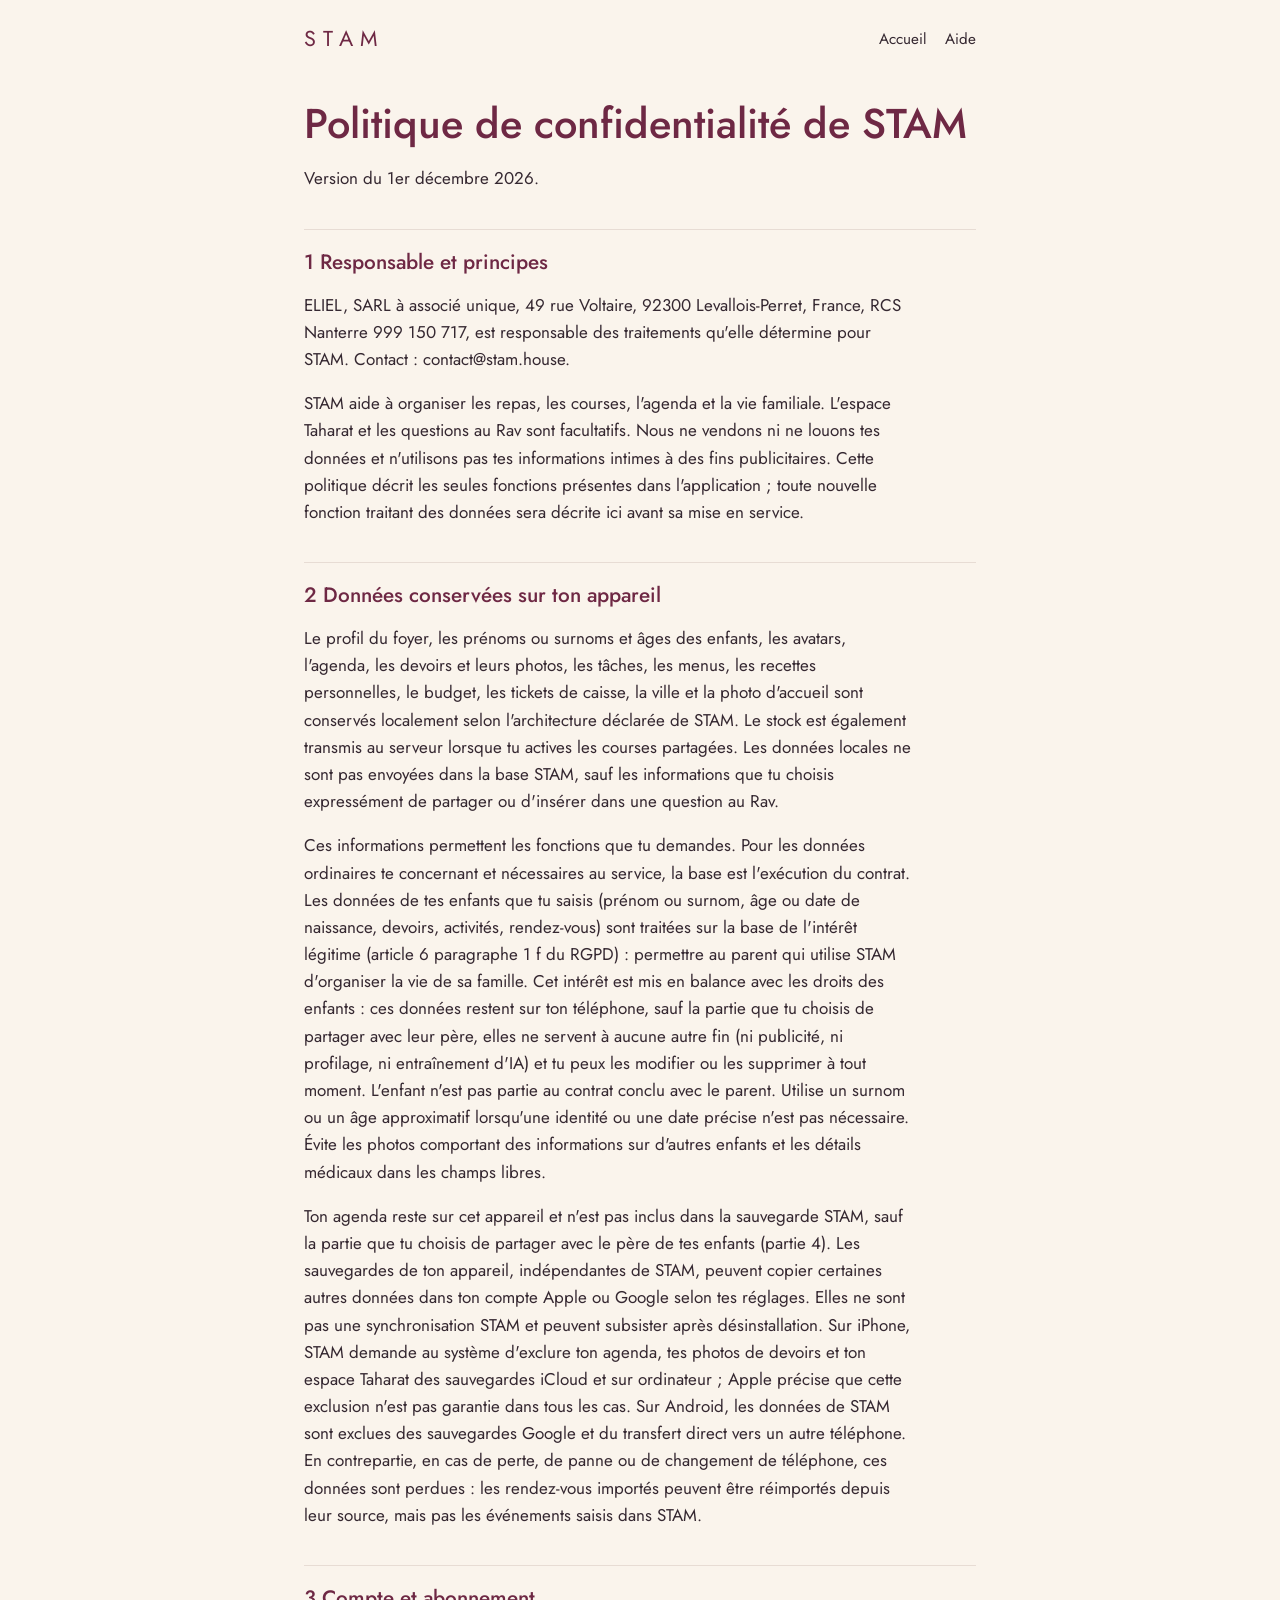
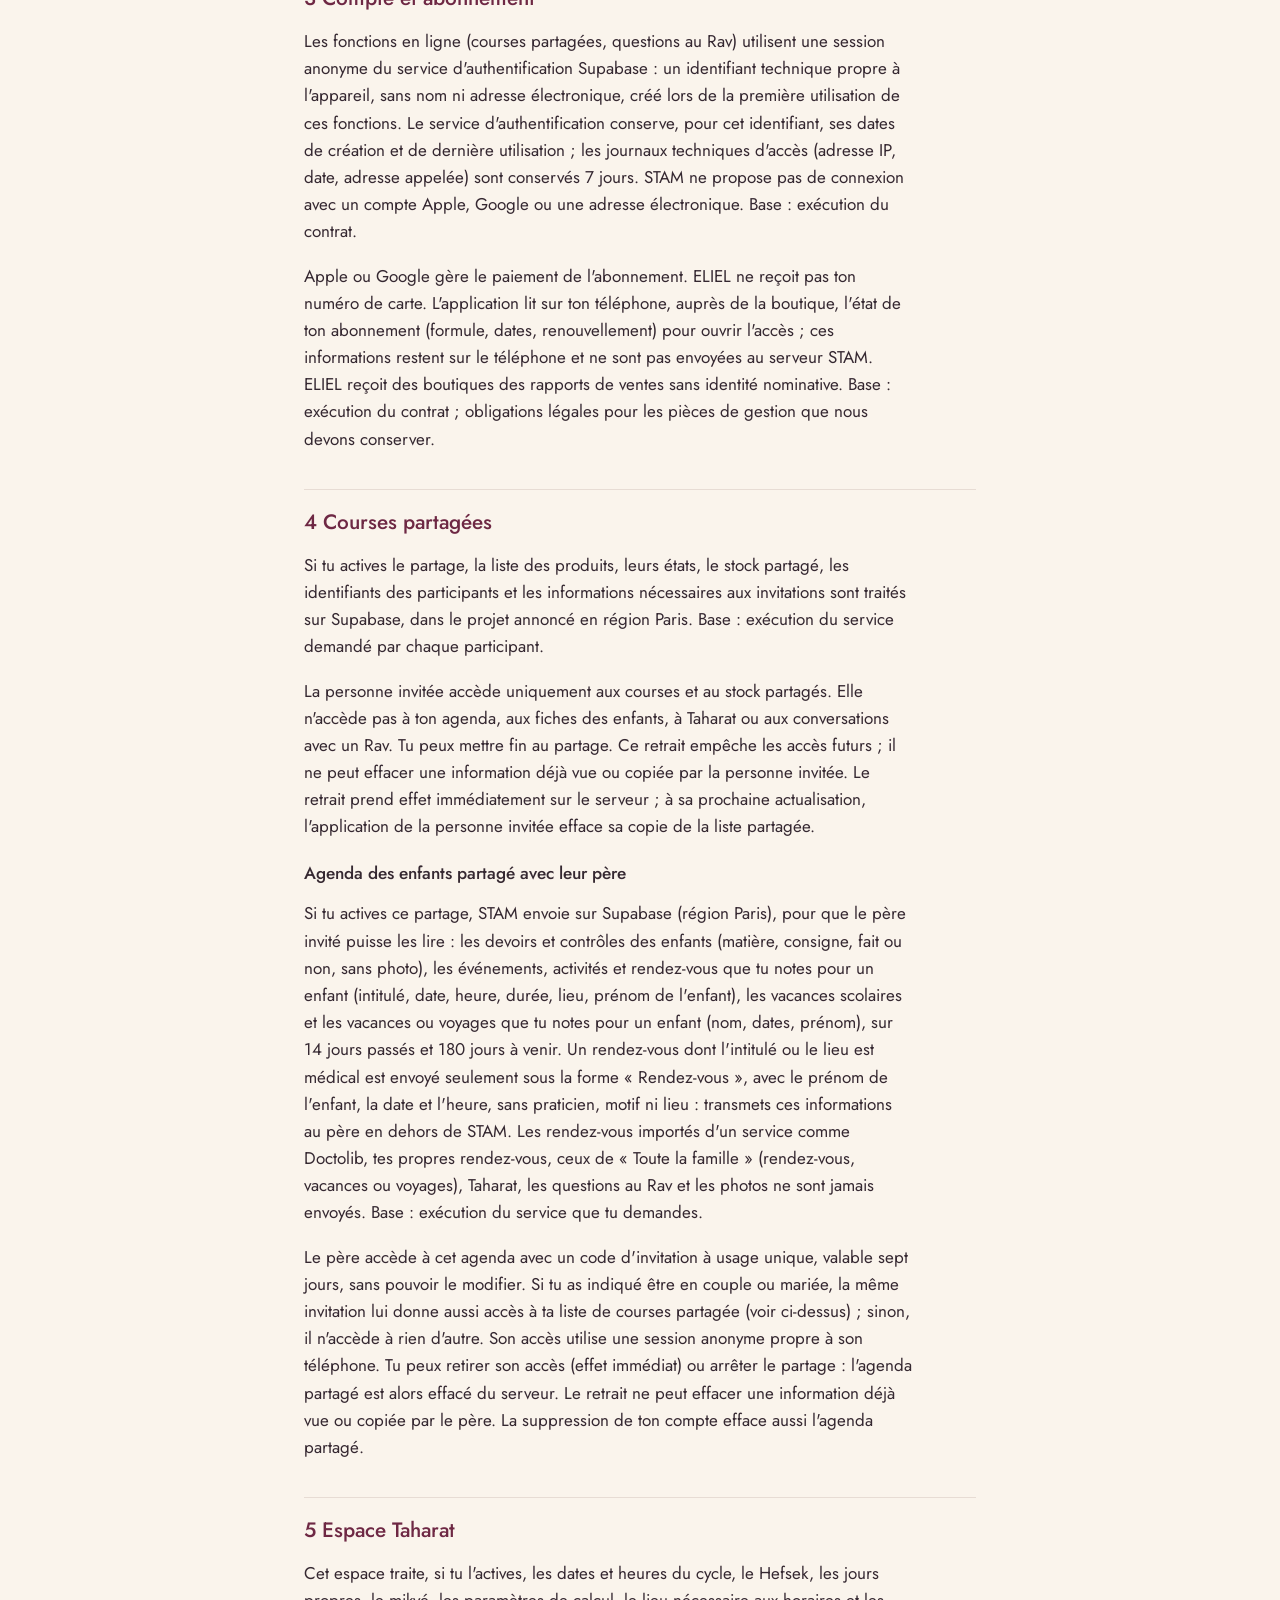
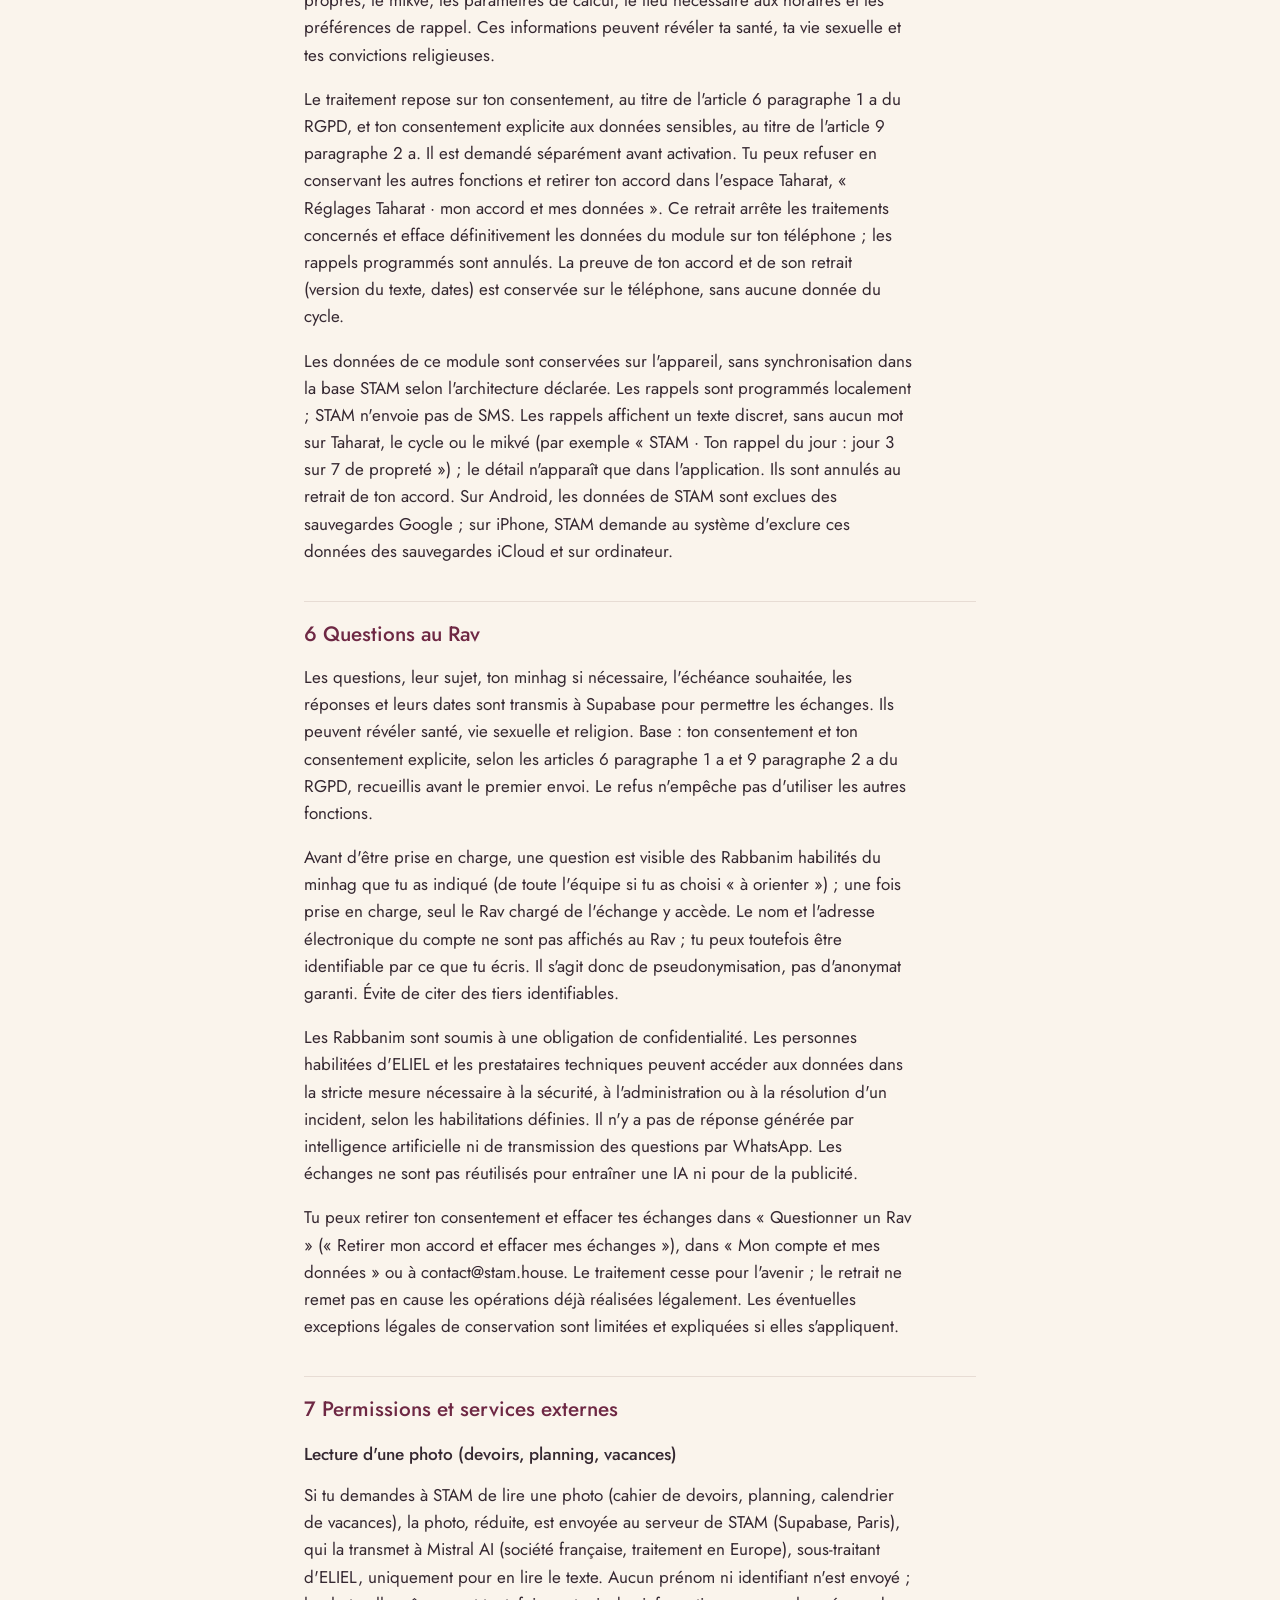
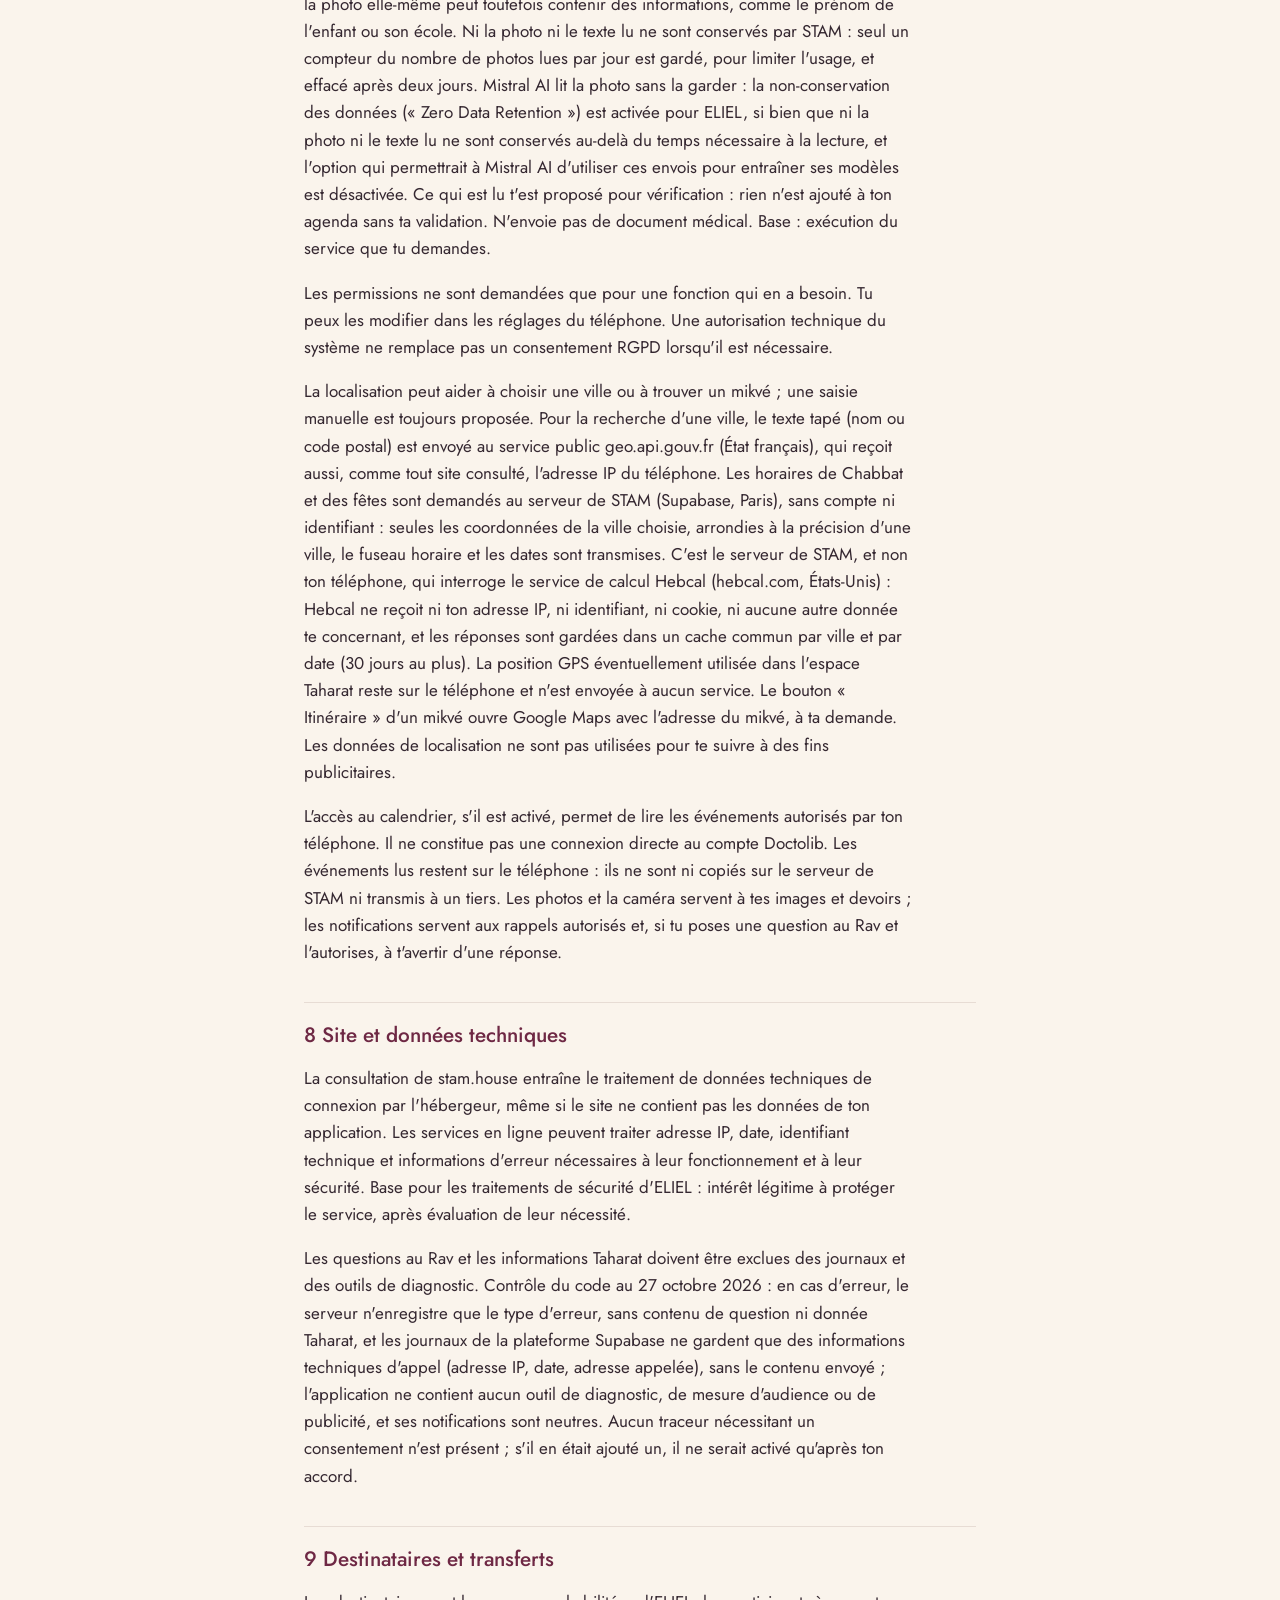
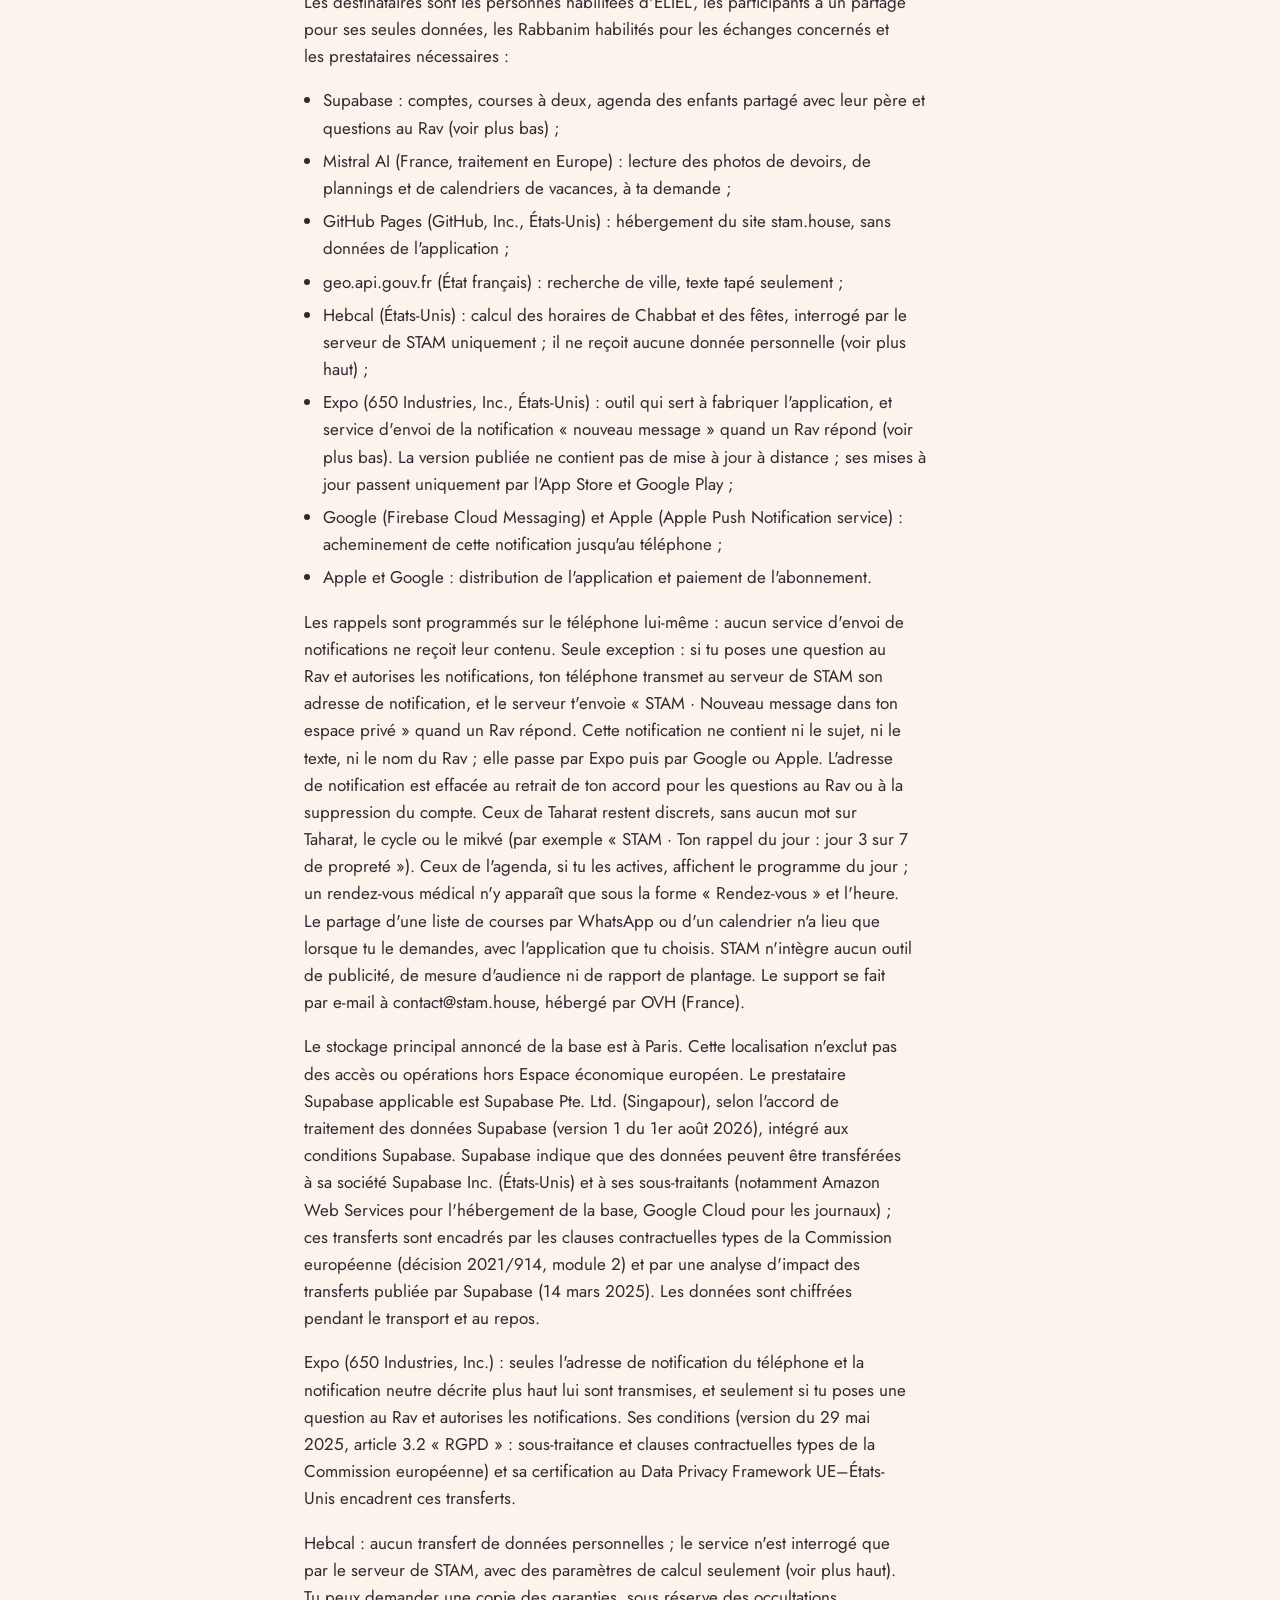
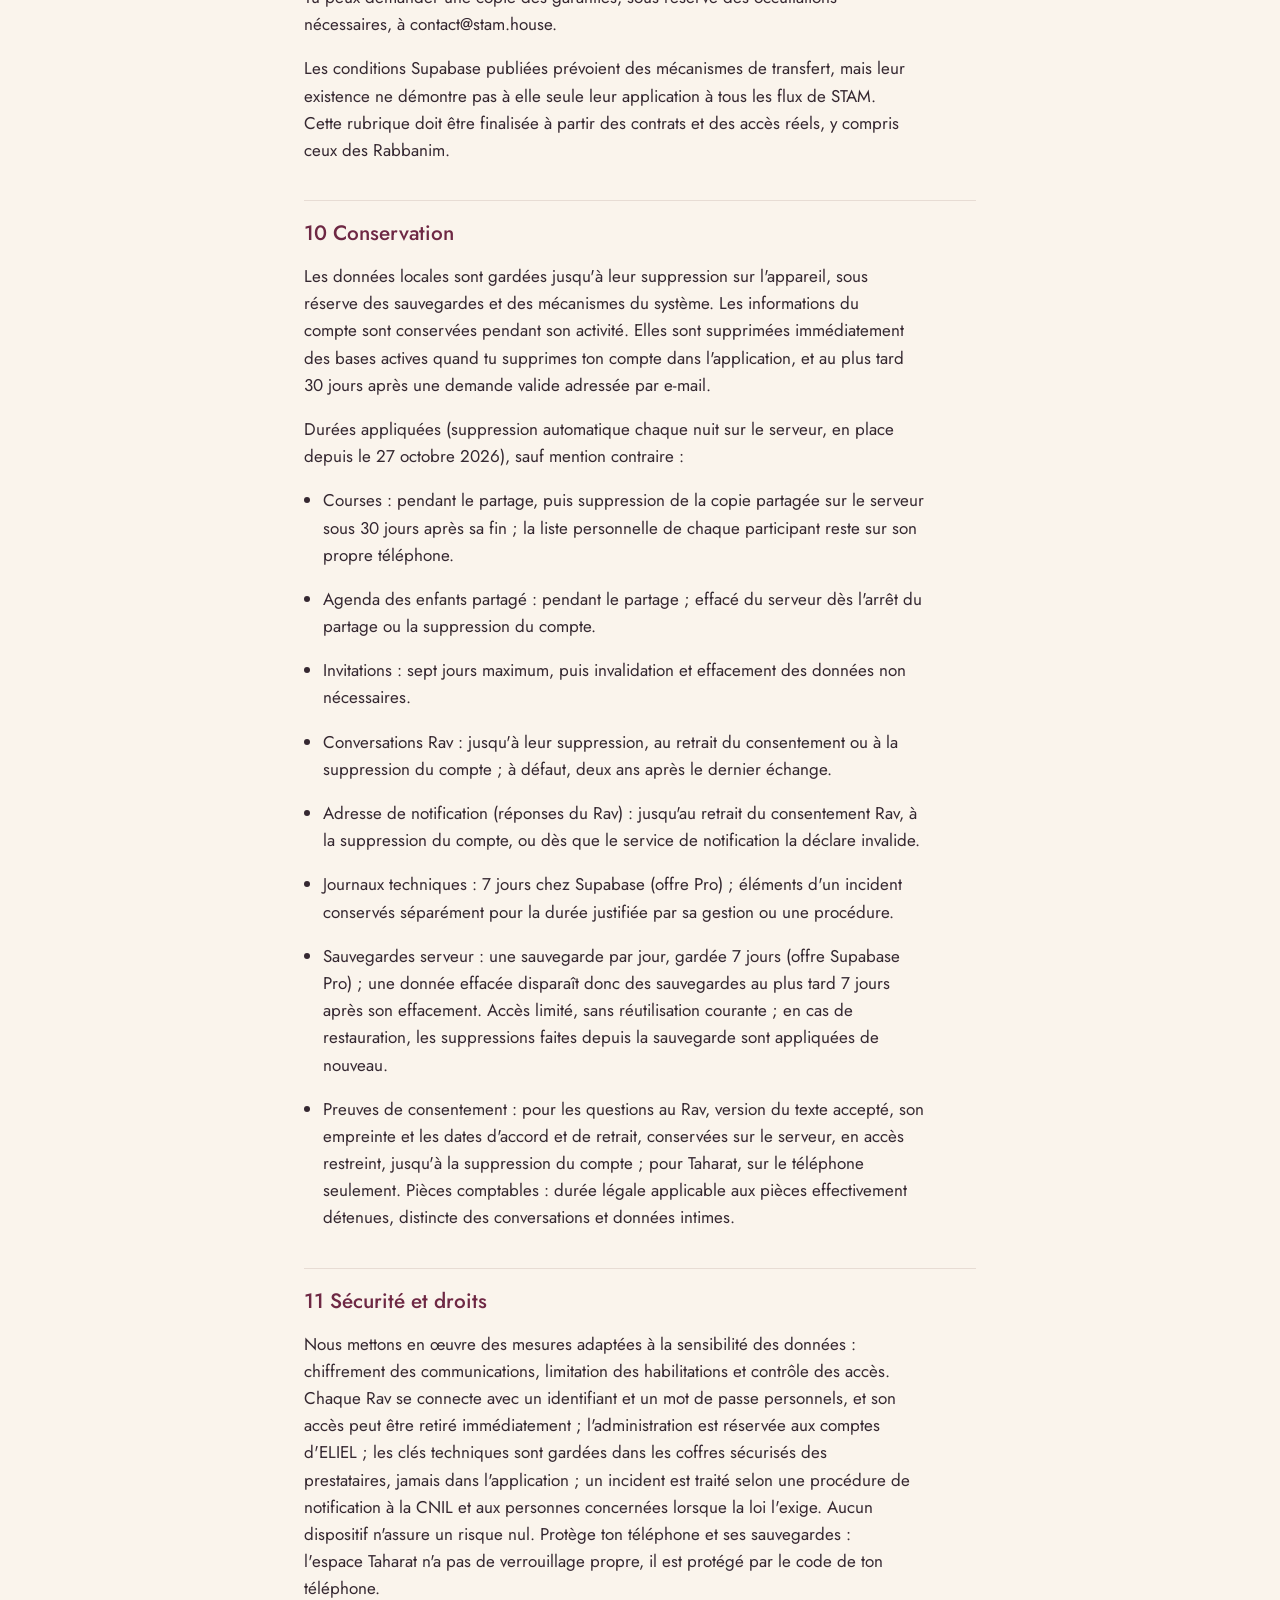
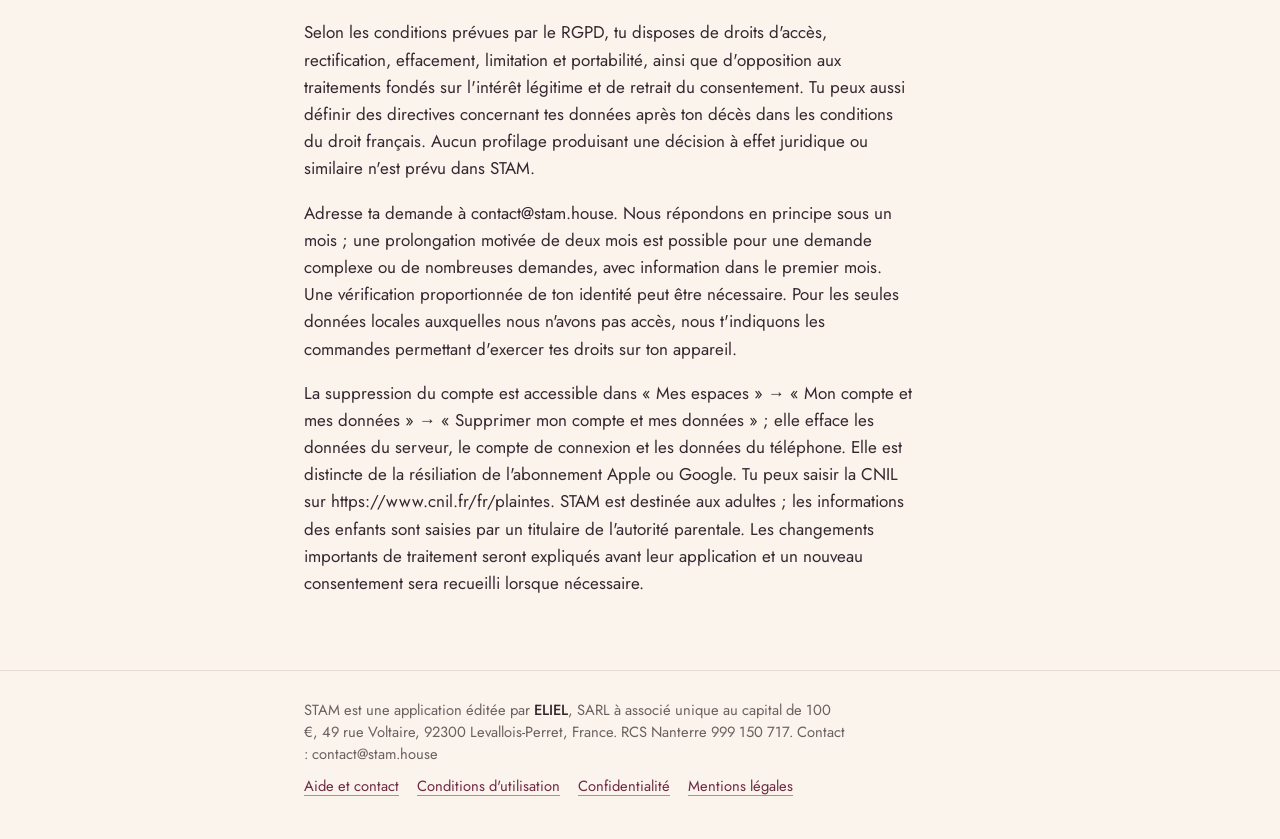
<file: confidentialite.html>
<!doctype html>
<html lang="fr">
<head>
<meta charset="utf-8">
<meta name="viewport" content="width=device-width, initial-scale=1, viewport-fit=cover">
<meta name="robots" content="noindex, nofollow">
<title>Confidentialité STAM</title>
<meta name="description" content="Politique de confidentialité de l&#x27;application STAM et du site stam.house.">
<link rel="preconnect" href="https://fonts.googleapis.com">
<link rel="preconnect" href="https://fonts.gstatic.com" crossorigin>
<link rel="stylesheet" href="https://fonts.googleapis.com/css2?family=Jost:wght@300;400;500&amp;family=Caveat:wght@600&amp;display=swap">
<link rel="stylesheet" href="style.css">
</head>
<body>

<header class="entete gouttiere">
  <div class="colonne">
    <a class="marque" href="index.html" aria-label="STAM, accueil">STAM</a>
    <nav class="nav" aria-label="Pages du site">
      <a href="index.html">Accueil</a>
      <a href="aide.html">Aide</a>
    </nav>
  </div>
</header>

<main class="page gouttiere">
  <div class="colonne">
<h1>Politique de confidentialité de STAM</h1>
<p>Version du 1er décembre 2026.</p>
<h2>1 Responsable et principes</h2>
<p>ELIEL, SARL à associé unique, 49 rue Voltaire, 92300 Levallois-Perret,
France, RCS Nanterre 999 150 717, est responsable des traitements
qu'elle détermine pour STAM. Contact : contact@stam.house.</p>
<p>STAM aide à organiser les repas, les courses, l'agenda et la vie
familiale. L'espace Taharat et les questions au Rav sont facultatifs.
Nous ne vendons ni ne louons tes données et n'utilisons pas tes
informations intimes à des fins publicitaires. Cette politique décrit
les seules fonctions présentes dans l'application ; toute nouvelle
fonction traitant des données sera décrite ici avant sa mise en service.</p>
<h2>2 Données conservées sur ton appareil</h2>
<p>Le profil du foyer, les prénoms ou surnoms et âges des enfants, les
avatars, l'agenda, les devoirs et leurs photos, les tâches, les menus,
les recettes personnelles, le budget, les tickets de caisse, la ville et
la photo d'accueil sont conservés localement selon l'architecture
déclarée de STAM. Le stock est également transmis au serveur lorsque tu
actives les courses partagées. Les données locales ne sont pas envoyées
dans la base STAM, sauf les informations que tu choisis expressément de
partager ou d'insérer dans une question au Rav.</p>
<p>Ces informations permettent les fonctions que tu demandes. Pour les
données ordinaires te concernant et nécessaires au service, la base est
l'exécution du contrat. Les données de tes enfants que tu saisis (prénom ou surnom,
âge ou date de naissance, devoirs, activités, rendez-vous) sont traitées
sur la base de l'intérêt légitime (article 6 paragraphe 1 f du RGPD) :
permettre au parent qui utilise STAM d'organiser la vie de sa famille.
Cet intérêt est mis en balance avec les droits des enfants : ces
données restent sur ton téléphone, sauf la partie que tu choisis de
partager avec leur père, elles ne servent à aucune autre fin (ni
publicité, ni profilage, ni entraînement d'IA) et tu peux les modifier
ou les supprimer à tout moment.
L'enfant n'est pas partie au contrat conclu avec le parent. Utilise un
surnom ou un âge approximatif lorsqu'une identité ou une date précise
n'est pas nécessaire. Évite les photos comportant des informations sur
d'autres enfants et les détails médicaux dans les champs libres.</p>
<p>Ton agenda reste sur cet appareil et n'est pas inclus dans la sauvegarde
STAM, sauf la partie que tu choisis de partager avec le père de tes
enfants (partie 4). Les sauvegardes de ton appareil, indépendantes de STAM, peuvent
copier certaines autres données dans ton compte Apple ou Google selon tes
réglages. Elles ne sont pas une synchronisation STAM et peuvent subsister
après désinstallation. Sur iPhone, STAM demande au système d'exclure ton
agenda, tes photos de devoirs et ton espace Taharat des sauvegardes
iCloud et sur ordinateur ; Apple précise que cette exclusion n'est pas
garantie dans tous les cas. Sur Android, les données de STAM sont
exclues des sauvegardes Google et du transfert direct vers un autre
téléphone. En contrepartie, en cas de perte, de panne ou de changement de
téléphone, ces données sont perdues : les rendez-vous importés peuvent
être réimportés depuis leur source, mais pas les événements saisis dans
STAM.</p>
<h2>3 Compte et abonnement</h2>
<p>Les fonctions en ligne (courses partagées, questions au Rav) utilisent
une session anonyme du service d'authentification Supabase : un
identifiant technique propre à l'appareil, sans nom ni adresse
électronique, créé lors de la première utilisation de ces fonctions.
Le service d'authentification conserve, pour cet identifiant, ses dates
de création et de dernière utilisation ; les journaux techniques
d'accès (adresse IP, date, adresse appelée) sont conservés 7 jours.
STAM ne propose pas de connexion avec un compte Apple, Google ou une
adresse électronique. Base : exécution du contrat.</p>
<p>Apple ou Google gère le paiement de l'abonnement. ELIEL ne reçoit pas
ton numéro de carte. L'application lit sur ton téléphone, auprès de la
boutique, l'état de ton abonnement (formule, dates, renouvellement) pour
ouvrir l'accès ; ces informations restent sur le téléphone et ne sont
pas envoyées au serveur STAM. ELIEL reçoit des boutiques des rapports de
ventes sans identité nominative. Base : exécution du contrat ;
obligations légales pour les pièces de gestion que nous devons
conserver.</p>
<h2>4 Courses partagées</h2>
<p>Si tu actives le partage, la liste des produits, leurs états, le stock
partagé, les identifiants des participants et les informations
nécessaires aux invitations sont traités sur Supabase, dans le projet
annoncé en région Paris. Base : exécution du service demandé par chaque
participant.</p>
<p>La personne invitée accède uniquement aux courses et au stock partagés.
Elle n'accède pas à ton agenda, aux fiches des enfants, à Taharat ou aux
conversations avec un Rav. Tu peux mettre fin au partage. Ce retrait
empêche les accès futurs ; il ne peut effacer une information déjà vue
ou copiée par la personne invitée. Le retrait prend effet immédiatement sur le serveur ; à sa prochaine
actualisation, l'application de la personne invitée efface sa copie de
la liste partagée.</p>
<h3>Agenda des enfants partagé avec leur père</h3>
<p>Si tu actives ce partage, STAM envoie sur Supabase (région Paris), pour
que le père invité puisse les lire : les devoirs et contrôles des enfants
(matière, consigne, fait ou non, sans photo), les événements, activités et
rendez-vous que tu notes pour un enfant (intitulé, date, heure, durée,
lieu, prénom de l'enfant), les vacances scolaires et les vacances ou
voyages que tu notes pour un enfant (nom, dates, prénom), sur 14 jours passés
et 180 jours à venir. Un rendez-vous dont l'intitulé ou le lieu est
médical est envoyé seulement sous la forme « Rendez-vous », avec le
prénom de l'enfant, la date et l'heure, sans praticien, motif ni lieu :
transmets ces informations au père en dehors de STAM. Les rendez-vous
importés d'un service comme Doctolib, tes propres rendez-vous, ceux de
« Toute la famille » (rendez-vous, vacances ou voyages), Taharat, les
questions au Rav et les photos ne sont jamais envoyés. Base : exécution du service que tu demandes.</p>
<p>Le père accède à cet agenda avec un code d'invitation à usage unique,
valable sept jours, sans pouvoir le modifier. Si tu as indiqué être en
couple ou mariée, la même invitation lui donne aussi accès à ta liste de
courses partagée (voir ci-dessus) ; sinon, il n'accède à rien d'autre. Son accès utilise une session anonyme propre à son téléphone.
Tu peux retirer son accès (effet immédiat) ou arrêter le partage :
l'agenda partagé est alors effacé du serveur. Le retrait ne peut effacer
une information déjà vue ou copiée par le père. La suppression de ton
compte efface aussi l'agenda partagé.</p>
<h2>5 Espace Taharat</h2>
<p>Cet espace traite, si tu l'actives, les dates et heures du cycle, le
Hefsek, les jours propres, le mikvé, les paramètres de calcul, le lieu
nécessaire aux horaires et les préférences de rappel. Ces informations
peuvent révéler ta santé, ta vie sexuelle et tes convictions
religieuses.</p>
<p>Le traitement repose sur ton consentement, au titre de l'article 6
paragraphe 1 a du RGPD, et ton consentement explicite aux données
sensibles, au titre de l'article 9 paragraphe 2 a. Il est demandé
séparément avant activation. Tu peux refuser en conservant les autres
fonctions et retirer ton accord dans l'espace Taharat, « Réglages Taharat · mon accord et mes données ». Ce
retrait arrête les traitements concernés et efface définitivement les données du module sur ton téléphone ; les rappels programmés sont annulés. La preuve de ton accord et de son retrait (version du texte, dates) est conservée sur le téléphone, sans aucune donnée du cycle.</p>
<p>Les données de ce module sont conservées sur l'appareil, sans
synchronisation dans la base STAM selon l'architecture déclarée. Les
rappels sont programmés localement ; STAM n'envoie pas de SMS.
Les rappels affichent un texte discret, sans aucun mot sur Taharat, le cycle ou le mikvé (par exemple « STAM · Ton rappel du jour : jour 3 sur 7 de propreté ») ; le détail n'apparaît que dans l'application. Ils sont annulés au retrait de ton accord. Sur Android, les données de STAM sont exclues des sauvegardes Google ; sur iPhone, STAM demande au système d'exclure ces données des sauvegardes iCloud et sur ordinateur.</p>
<h2>6 Questions au Rav</h2>
<p>Les questions, leur sujet, ton minhag si nécessaire, l'échéance
souhaitée, les réponses et leurs dates sont transmis à Supabase pour
permettre les échanges. Ils peuvent révéler santé, vie sexuelle et
religion. Base : ton consentement et ton consentement explicite, selon
les articles 6 paragraphe 1 a et 9 paragraphe 2 a du RGPD, recueillis
avant le premier envoi. Le refus n'empêche pas d'utiliser les autres
fonctions.</p>
<p>Avant d'être prise en charge, une question est visible des Rabbanim habilités du minhag que tu as indiqué (de toute l'équipe si tu as choisi « à orienter ») ; une fois prise en charge, seul le Rav chargé de l'échange y accède. Le nom et l'adresse électronique du compte ne sont pas
affichés au Rav ; tu peux toutefois être identifiable par ce que tu
écris. Il s'agit donc de pseudonymisation, pas d'anonymat garanti. Évite
de citer des tiers identifiables.</p>
<p>Les Rabbanim sont soumis à une obligation de confidentialité. Les
personnes habilitées d'ELIEL et les prestataires techniques peuvent
accéder aux données dans la stricte mesure nécessaire à la sécurité, à
l'administration ou à la résolution d'un incident, selon les
habilitations définies. Il n'y a pas de réponse générée par intelligence
artificielle ni de transmission des questions par WhatsApp. Les échanges
ne sont pas réutilisés pour entraîner une IA ni pour de la publicité.</p>
<p>Tu peux retirer ton consentement et effacer tes échanges dans « Questionner un Rav » (« Retirer mon accord et effacer mes échanges »), dans « Mon compte et mes données » ou à contact@stam.house. Le traitement cesse pour l'avenir ; le
retrait ne remet pas en cause les opérations déjà réalisées légalement.
Les éventuelles exceptions légales de conservation sont limitées et
expliquées si elles s'appliquent.</p>
<h2>7 Permissions et services externes</h2>
<h3>Lecture d'une photo (devoirs, planning, vacances)</h3>
<p>Si tu demandes à STAM de lire une photo (cahier de devoirs, planning,
calendrier de vacances), la photo, réduite, est envoyée au serveur de
STAM (Supabase, Paris), qui la transmet à Mistral AI (société française,
traitement en Europe), sous-traitant d'ELIEL, uniquement pour en lire le
texte. Aucun prénom ni identifiant n'est envoyé ; la photo elle-même peut
toutefois contenir des informations, comme le prénom de l'enfant ou son
école. Ni la photo ni le texte lu ne sont conservés par STAM : seul un
compteur du nombre de photos lues par jour est gardé, pour limiter
l'usage, et effacé après deux jours. Mistral AI lit la photo sans la
garder : la non-conservation des données (« Zero Data Retention ») est
activée pour ELIEL, si bien que ni la photo ni le texte lu ne sont
conservés au-delà du temps nécessaire à la lecture, et l'option qui
permettrait à Mistral AI d'utiliser ces envois pour entraîner ses modèles
est désactivée. Ce qui est lu t'est
proposé pour vérification : rien n'est ajouté à ton agenda sans ta
validation. N'envoie pas de document médical. Base : exécution du
service que tu demandes.</p>
<p>Les permissions ne sont demandées que pour une fonction qui en a besoin.
Tu peux les modifier dans les réglages du téléphone. Une autorisation
technique du système ne remplace pas un consentement RGPD lorsqu'il est
nécessaire.</p>
<p>La localisation peut aider à choisir une ville ou à trouver un mikvé ;
une saisie manuelle est toujours proposée. Pour la recherche d'une ville,
le texte tapé (nom ou code postal) est envoyé au service public
geo.api.gouv.fr (État français), qui reçoit aussi, comme tout site
consulté, l'adresse IP du téléphone. Les horaires de Chabbat et des fêtes
sont demandés au serveur de STAM (Supabase, Paris), sans compte ni
identifiant : seules les coordonnées de la ville choisie, arrondies à la
précision d'une ville, le fuseau horaire et les dates sont transmises.
C'est le serveur de STAM, et non ton téléphone, qui interroge le service
de calcul Hebcal (hebcal.com, États-Unis) : Hebcal ne reçoit ni ton
adresse IP, ni identifiant, ni cookie, ni aucune autre donnée te
concernant, et les réponses sont gardées dans un cache commun par ville
et par date (30 jours au plus). La
position GPS éventuellement utilisée dans l'espace Taharat reste sur le
téléphone et n'est envoyée à aucun service. Le bouton « Itinéraire »
d'un mikvé ouvre Google Maps avec l'adresse du mikvé, à ta demande.
Les données de localisation ne sont pas utilisées pour te
suivre à des fins publicitaires.</p>
<p>L'accès au calendrier, s'il est activé, permet de lire les événements
autorisés par ton téléphone. Il ne constitue pas une connexion directe
au compte Doctolib. Les événements lus restent sur le téléphone : ils ne
sont ni copiés sur le serveur de STAM ni transmis à un tiers.
Les photos et la caméra servent à tes images et devoirs ; les
notifications servent aux rappels autorisés et, si tu poses une question
au Rav et l'autorises, à t'avertir d'une réponse.</p>
<h2>8 Site et données techniques</h2>
<p>La consultation de stam.house entraîne le traitement de données
techniques de connexion par l'hébergeur, même si le site ne contient pas
les données de ton application. Les services en ligne peuvent traiter
adresse IP, date, identifiant technique et informations d'erreur
nécessaires à leur fonctionnement et à leur sécurité. Base pour les
traitements de sécurité d'ELIEL : intérêt légitime à protéger le
service, après évaluation de leur nécessité.</p>
<p>Les questions au Rav et les informations Taharat doivent être exclues
des journaux et des outils de diagnostic. Contrôle du code au
27 octobre 2026 : en cas d'erreur, le serveur n'enregistre que le type
d'erreur, sans contenu de question ni donnée Taharat, et les journaux de
la plateforme Supabase ne gardent que des informations techniques
d'appel (adresse IP, date, adresse appelée), sans le contenu envoyé ; l'application ne
contient aucun outil de diagnostic, de mesure d'audience ou de
publicité, et ses notifications sont neutres. Aucun traceur
nécessitant un consentement n'est présent ; s'il en était ajouté un, il
ne serait activé qu'après ton accord.</p>
<h2>9 Destinataires et transferts</h2>
<p>Les destinataires sont les personnes habilitées d'ELIEL, les
participants à un partage pour ses seules données, les Rabbanim
habilités pour les échanges concernés et les prestataires nécessaires :</p>
<ul>
<li>Supabase : comptes, courses à deux, agenda des enfants partagé avec
  leur père et questions au Rav (voir plus bas) ;</li>
<li>Mistral AI (France, traitement en Europe) : lecture des photos de
  devoirs, de plannings et de calendriers de vacances, à ta demande ;</li>
<li>GitHub Pages (GitHub, Inc., États-Unis) : hébergement du site
  stam.house, sans données de l'application ;</li>
<li>geo.api.gouv.fr (État français) : recherche de ville, texte tapé
  seulement ;</li>
<li>Hebcal (États-Unis) : calcul des horaires de Chabbat et des fêtes,
  interrogé par le serveur de STAM uniquement ; il ne reçoit aucune
  donnée personnelle (voir plus haut) ;</li>
<li>Expo (650 Industries, Inc., États-Unis) : outil qui sert à fabriquer
  l'application, et service d'envoi de la notification « nouveau
  message » quand un Rav répond (voir plus bas). La version publiée ne
  contient pas de mise à jour à distance ; ses mises à jour passent
  uniquement par l'App Store et Google Play ;</li>
<li>Google (Firebase Cloud Messaging) et Apple (Apple Push Notification
  service) : acheminement de cette notification jusqu'au téléphone ;</li>
<li>Apple et Google : distribution de l'application et paiement de
  l'abonnement.</li>
</ul>
<p>Les rappels sont programmés sur le téléphone lui-même : aucun service
d'envoi de notifications ne reçoit leur contenu. Seule exception : si tu
poses une question au Rav et autorises les notifications, ton téléphone
transmet au serveur de STAM son adresse de notification, et le serveur
t'envoie « STAM · Nouveau message dans ton espace privé » quand un Rav
répond. Cette notification ne contient ni le sujet, ni le texte, ni le
nom du Rav ; elle passe par Expo puis par Google ou Apple. L'adresse de
notification est effacée au retrait de ton accord pour les questions au
Rav ou à la suppression du compte. Ceux de Taharat restent
discrets, sans aucun mot sur Taharat, le cycle ou le mikvé (par exemple
« STAM · Ton rappel du jour : jour 3 sur 7 de propreté »). Ceux de l'agenda, si tu les
actives, affichent le programme du jour ; un rendez-vous médical n'y
apparaît que sous la forme « Rendez-vous » et l'heure.
Le partage d'une liste de courses par WhatsApp ou d'un calendrier
n'a lieu que lorsque tu le demandes, avec l'application que tu choisis.
STAM n'intègre aucun outil de publicité, de mesure d'audience ni de
rapport de plantage. Le support se fait par e-mail à contact@stam.house,
hébergé par OVH (France).</p>
<p>Le stockage principal annoncé de la base est à Paris. Cette localisation
n'exclut pas des accès ou opérations hors Espace économique européen. Le
prestataire Supabase applicable est Supabase Pte. Ltd. (Singapour),
selon l'accord de traitement des données Supabase (version 1 du
1er août 2026), intégré aux conditions Supabase. Supabase indique que
des données peuvent être transférées à sa société Supabase Inc.
(États-Unis) et à ses sous-traitants (notamment Amazon Web Services pour
l'hébergement de la base, Google Cloud pour les journaux) ; ces transferts
sont encadrés par les clauses contractuelles types de la Commission
européenne (décision 2021/914, module 2) et par une analyse d'impact des
transferts publiée par Supabase (14 mars 2025). Les données sont chiffrées
pendant le transport et au repos.</p>
<p>Expo (650 Industries, Inc.) : seules l'adresse de notification du
téléphone et la notification neutre décrite plus haut lui sont
transmises, et seulement si tu poses une question au Rav et autorises
les notifications. Ses conditions
(version du 29 mai 2025, article 3.2 « RGPD » : sous-traitance et clauses
contractuelles types de la Commission européenne) et sa certification au
Data Privacy Framework UE–États-Unis encadrent ces transferts.</p>
<p>Hebcal : aucun transfert de données personnelles ; le service n'est
interrogé que par le serveur de STAM, avec des paramètres de calcul
seulement (voir plus haut). Tu peux demander une copie des garanties, sous réserve des
occultations nécessaires, à contact@stam.house.</p>
<p>Les conditions Supabase publiées prévoient des mécanismes de transfert,
mais leur existence ne démontre pas à elle seule leur application à tous
les flux de STAM. Cette rubrique doit être finalisée à partir des
contrats et des accès réels, y compris ceux des Rabbanim.</p>
<h2>10 Conservation</h2>
<p>Les données locales sont gardées jusqu'à leur suppression sur
l'appareil, sous réserve des sauvegardes et des mécanismes du système.
Les informations du compte sont conservées pendant son activité. Elles
sont supprimées immédiatement des bases actives quand tu supprimes ton
compte dans l'application, et au plus tard 30 jours après une demande
valide adressée par e-mail.</p>
<p>Durées appliquées (suppression automatique chaque nuit sur le serveur, en place depuis le 27 octobre 2026), sauf mention contraire :</p>
<ul>
<li>
<p>Courses : pendant le partage, puis suppression de la copie partagée
    sur le serveur sous 30 jours après sa fin ; la liste personnelle de
    chaque participant reste sur son propre téléphone.</p>
</li>
<li>
<p>Agenda des enfants partagé : pendant le partage ; effacé du serveur
    dès l'arrêt du partage ou la suppression du compte.</p>
</li>
<li>
<p>Invitations : sept jours maximum, puis invalidation et effacement
    des données non nécessaires.</p>
</li>
<li>
<p>Conversations Rav : jusqu'à leur suppression, au retrait du
    consentement ou à la suppression du compte ; à défaut, deux ans
    après le dernier échange.</p>
</li>
<li>
<p>Adresse de notification (réponses du Rav) : jusqu'au retrait du
    consentement Rav, à la suppression du compte, ou dès que le service
    de notification la déclare invalide.</p>
</li>
<li>
<p>Journaux techniques : 7 jours chez Supabase (offre Pro) ; éléments d'un incident conservés
    séparément pour la durée justifiée par sa gestion ou une procédure.</p>
</li>
<li>
<p>Sauvegardes serveur : une sauvegarde par jour, gardée 7 jours (offre Supabase Pro) ; une donnée effacée disparaît donc des sauvegardes au plus tard 7 jours après son effacement. Accès limité, sans réutilisation courante ; en cas de restauration, les suppressions faites depuis la sauvegarde sont appliquées de nouveau.</p>
</li>
<li>
<p>Preuves de consentement : pour les questions au Rav, version du
    texte accepté, son empreinte et les dates d'accord et de retrait,
    conservées sur le serveur, en accès restreint, jusqu'à la
    suppression du compte ; pour Taharat, sur le téléphone seulement.
    Pièces comptables :
    durée légale applicable aux pièces effectivement détenues, distincte
    des conversations et données intimes.</p>
</li>
</ul>
<h2>11 Sécurité et droits</h2>
<p>Nous mettons en œuvre des mesures adaptées à la sensibilité des données
: chiffrement des communications, limitation des habilitations et
contrôle des accès. Chaque Rav se connecte avec un identifiant et un
mot de passe personnels, et son accès peut être retiré immédiatement ;
l'administration est réservée aux comptes d'ELIEL ; les clés techniques
sont gardées dans les coffres sécurisés des prestataires, jamais dans
l'application ; un incident est traité selon une procédure de
notification à la CNIL et aux personnes concernées lorsque la loi
l'exige. Aucun dispositif n'assure un risque nul. Protège ton téléphone
et ses sauvegardes : l'espace Taharat n'a pas de verrouillage propre, il
est protégé par le code de ton téléphone.</p>
<p>Selon les conditions prévues par le RGPD, tu disposes de droits d'accès,
rectification, effacement, limitation et portabilité, ainsi que
d'opposition aux traitements fondés sur l'intérêt légitime et de retrait
du consentement. Tu peux aussi définir des directives concernant tes
données après ton décès dans les conditions du droit français. Aucun
profilage produisant une décision à effet juridique ou similaire n'est
prévu dans STAM.</p>
<p>Adresse ta demande à contact@stam.house. Nous répondons en principe sous
un mois ; une prolongation motivée de deux mois est possible pour une
demande complexe ou de nombreuses demandes, avec information dans le
premier mois. Une vérification proportionnée de ton identité peut être
nécessaire. Pour les seules données locales auxquelles nous n'avons pas
accès, nous t'indiquons les commandes permettant d'exercer tes droits
sur ton appareil.</p>
<p>La suppression du compte est accessible dans « Mes espaces » → « Mon compte et mes données » → « Supprimer mon compte et mes données » ; elle efface les données du serveur, le compte de connexion et les données du téléphone. Elle est distincte de la résiliation de l'abonnement
Apple ou Google. Tu peux saisir la CNIL sur
https://www.cnil.fr/fr/plaintes. STAM est destinée aux adultes ; les
informations des enfants sont saisies par un titulaire de l'autorité
parentale. Les changements importants de traitement seront expliqués
avant leur application et un nouveau consentement sera recueilli lorsque
nécessaire.</p>
  </div>
</main>

<footer class="pied gouttiere">
  <div class="colonne">
    <p class="editeur">STAM est une application éditée par <strong>ELIEL</strong>, SARL à associé unique au capital de 100 €, 49 rue Voltaire, 92300 Levallois-Perret, France. RCS Nanterre 999 150 717. Contact : contact@stam.house</p>
    <nav aria-label="Informations">
      <a href="aide.html">Aide et contact</a>
      <a href="conditions.html">Conditions d'utilisation</a>
      <a href="confidentialite.html" aria-current="page">Confidentialité</a>
      <a href="mentions-legales.html">Mentions légales</a>
    </nav>
  </div>
</footer>
</body>
</html>
</file>
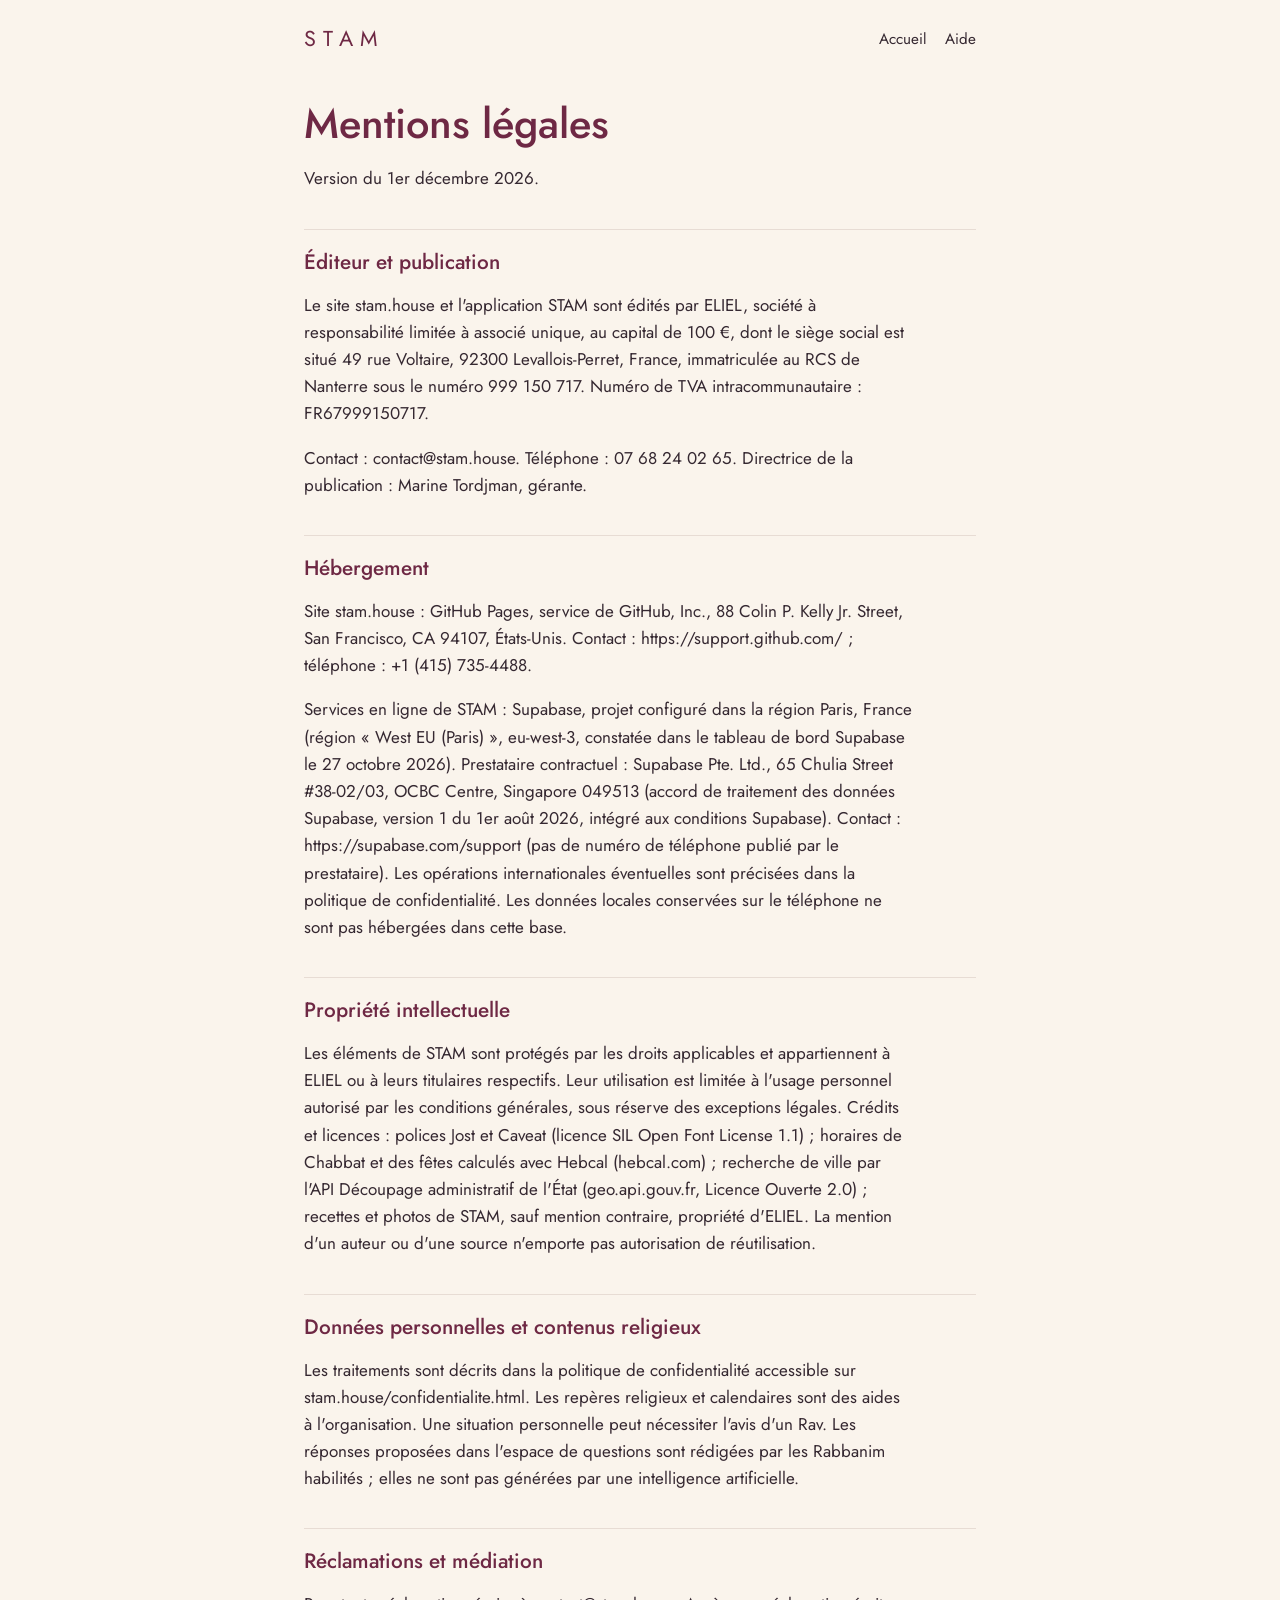
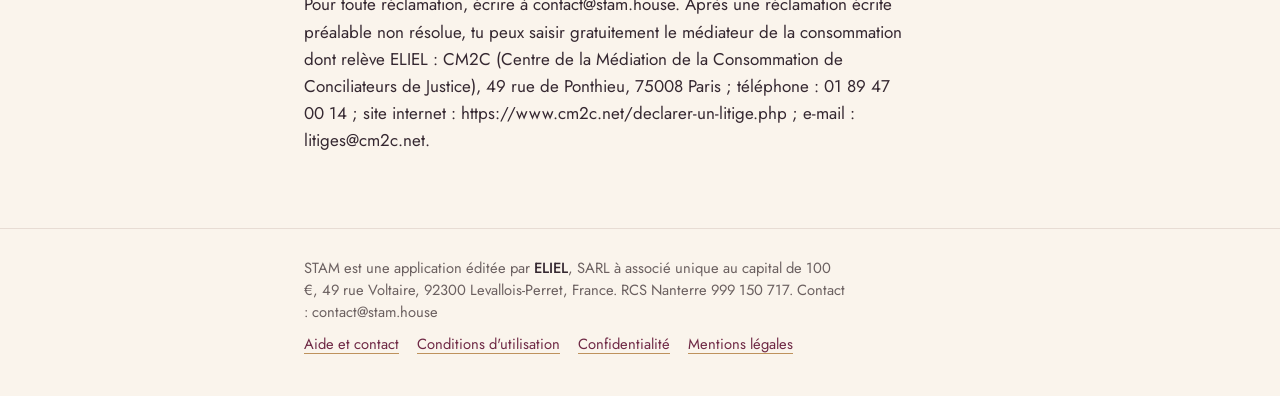
<file: mentions-legales.html>
<!doctype html>
<html lang="fr">
<head>
<meta charset="utf-8">
<meta name="viewport" content="width=device-width, initial-scale=1, viewport-fit=cover">
<meta name="robots" content="noindex, nofollow">
<title>Mentions légales STAM</title>
<meta name="description" content="Mentions légales du site stam.house et de l&#x27;application STAM, éditées par ELIEL.">
<link rel="preconnect" href="https://fonts.googleapis.com">
<link rel="preconnect" href="https://fonts.gstatic.com" crossorigin>
<link rel="stylesheet" href="https://fonts.googleapis.com/css2?family=Jost:wght@300;400;500&amp;family=Caveat:wght@600&amp;display=swap">
<link rel="stylesheet" href="style.css">
</head>
<body>

<header class="entete gouttiere">
  <div class="colonne">
    <a class="marque" href="index.html" aria-label="STAM, accueil">STAM</a>
    <nav class="nav" aria-label="Pages du site">
      <a href="index.html">Accueil</a>
      <a href="aide.html">Aide</a>
    </nav>
  </div>
</header>

<main class="page gouttiere">
  <div class="colonne">
<h1>Mentions légales</h1>
<p>Version du 1er décembre 2026.</p>
<h2>Éditeur et publication</h2>
<p>Le site stam.house et l'application STAM sont édités par ELIEL, société
à responsabilité limitée à associé unique, au capital de 100 €, dont le
siège social est situé 49 rue Voltaire, 92300 Levallois-Perret, France,
immatriculée au RCS de Nanterre sous le numéro 999 150 717. Numéro de
TVA intracommunautaire : FR67999150717.</p>
<p>Contact : contact@stam.house. Téléphone : 07 68 24 02 65.
Directrice de la publication : Marine Tordjman, gérante.</p>
<h2>Hébergement</h2>
<p>Site stam.house : GitHub Pages, service de GitHub, Inc., 88 Colin P.
Kelly Jr. Street, San Francisco, CA 94107, États-Unis. Contact :
https://support.github.com/ ; téléphone : +1 (415) 735-4488.</p>
<p>Services en ligne de STAM : Supabase, projet configuré dans la région
Paris, France (région « West EU (Paris) », eu-west-3, constatée dans le tableau de bord Supabase le 27 octobre 2026). Prestataire contractuel :
Supabase Pte. Ltd., 65 Chulia Street #38-02/03, OCBC Centre, Singapore
049513 (accord de traitement des données Supabase, version 1 du
1er août 2026, intégré aux conditions Supabase).
Contact : https://supabase.com/support (pas de numéro de téléphone
publié par le prestataire). Les opérations internationales éventuelles sont précisées
dans la politique de confidentialité. Les données locales conservées sur
le téléphone ne sont pas hébergées dans cette base.</p>
<h2>Propriété intellectuelle</h2>
<p>Les éléments de STAM sont protégés par les droits applicables et
appartiennent à ELIEL ou à leurs titulaires respectifs. Leur utilisation
est limitée à l'usage personnel autorisé par les conditions générales,
sous réserve des exceptions légales. Crédits et licences : polices
Jost et Caveat (licence SIL Open Font License 1.1) ; horaires de
Chabbat et des fêtes calculés avec Hebcal (hebcal.com) ; recherche de
ville par l'API Découpage administratif de l'État (geo.api.gouv.fr,
Licence Ouverte 2.0) ; recettes et photos de STAM, sauf mention
contraire, propriété d'ELIEL. La mention d'un auteur ou
d'une source n'emporte pas autorisation de réutilisation.</p>
<h2>Données personnelles et contenus religieux</h2>
<p>Les traitements sont décrits dans la politique de confidentialité
accessible sur stam.house/confidentialite.html. Les repères religieux et
calendaires sont des aides à l'organisation. Une situation personnelle
peut nécessiter l'avis d'un Rav. Les réponses proposées dans l'espace de
questions sont rédigées par les Rabbanim habilités ; elles ne sont pas
générées par une intelligence artificielle.</p>
<h2>Réclamations et médiation</h2>
<p>Pour toute réclamation, écrire à contact@stam.house. Après une
réclamation écrite préalable non résolue, tu peux saisir gratuitement le
médiateur de la consommation dont relève ELIEL : CM2C (Centre de la Médiation de la Consommation de Conciliateurs de Justice), 49 rue de Ponthieu, 75008 Paris ; téléphone : 01 89 47 00 14 ; site internet : https://www.cm2c.net/declarer-un-litige.php ; e-mail : litiges@cm2c.net.</p>
  </div>
</main>

<footer class="pied gouttiere">
  <div class="colonne">
    <p class="editeur">STAM est une application éditée par <strong>ELIEL</strong>, SARL à associé unique au capital de 100 €, 49 rue Voltaire, 92300 Levallois-Perret, France. RCS Nanterre 999 150 717. Contact : contact@stam.house</p>
    <nav aria-label="Informations">
      <a href="aide.html">Aide et contact</a>
      <a href="conditions.html">Conditions d'utilisation</a>
      <a href="confidentialite.html">Confidentialité</a>
      <a href="mentions-legales.html" aria-current="page">Mentions légales</a>
    </nav>
  </div>
</footer>
</body>
</html>
</file>
<file: style.css>
/* STAM — site stam.house. Même univers que l'application : crème, bordeaux, or, sauge.
   Mise en page : colonne de lecture étroite, photo en tête d'accueil, pages légales en texte long. */
:root{
  --creme:#FAF4EC; --surface:#FFFAF5; --bordeaux:#6E2844; --bordeaux-fonce:#4F1A30;
  --or:#BE925D; --or-texte:#8E6532; --sauge:#66745E; --rose:#F3E2E5;
  --encre:#352831; --gris:#6B6060; --ligne:#E7DCD4;
  --f-titre:'Jost',-apple-system,BlinkMacSystemFont,'Segoe UI',sans-serif;
  --f-texte:'Jost',-apple-system,BlinkMacSystemFont,'Segoe UI',sans-serif;
  --f-main:'Caveat','Segoe Script','Bradley Hand',cursive;
  --largeur:42rem;
  color-scheme:light;
}
*{box-sizing:border-box}
html{-webkit-text-size-adjust:100%}
body{margin:0;background:var(--creme);color:var(--encre);font-family:var(--f-texte);font-size:1.0625rem;line-height:1.6}
img{max-width:100%;display:block}
a{color:var(--bordeaux);text-decoration-color:var(--or);text-underline-offset:4px}
a:hover{color:var(--bordeaux-fonce)}
:focus-visible{outline:2px solid var(--bordeaux);outline-offset:3px}
h1,h2,h3{font-family:var(--f-titre);color:var(--bordeaux);font-weight:500;line-height:1.2;text-wrap:balance;margin:0}

.gouttiere{padding-left:max(20px,env(safe-area-inset-left,0px));padding-right:max(20px,env(safe-area-inset-right,0px))}
.colonne{max-width:var(--largeur);margin:0 auto}

/* En-tête */
.entete{padding-block:22px}
.entete .colonne{display:flex;align-items:center;justify-content:space-between;gap:16px}
.marque{font-family:var(--f-titre);font-weight:400;font-size:1.35rem;letter-spacing:.34em;color:var(--bordeaux);text-decoration:none}
.nav{display:flex;gap:18px;flex-wrap:wrap;font-size:.95rem}
.nav a{text-decoration:none;color:var(--encre)}
.nav a[aria-current="page"]{color:var(--bordeaux);text-decoration:underline;text-decoration-color:var(--or)}

/* Accueil */
.photo-tete{position:relative;max-width:64rem;margin:0 auto;border-radius:0 0 28px 28px;overflow:hidden}
.photo-tete img{width:100%;height:min(62vw,430px);object-fit:cover;object-position:70% 50%}
.photo-tete::after{content:"";position:absolute;inset:0;background:linear-gradient(90deg,#FAF4ECF2 0%,#FAF4ECB3 42%,#FAF4EC00 72%)}
.accroche{position:absolute;z-index:1;left:0;right:0;bottom:0;padding-block:28px}
.accroche h1{font-size:clamp(2rem,6.5vw,3.4rem);max-width:13ch}
.accroche p{margin:12px 0 0;max-width:28ch;color:var(--encre)}
.mot-main{font-family:var(--f-main);font-weight:600;font-size:1.6rem;line-height:1.1;color:var(--or-texte)}

.section{padding-block:44px}
.section h2{font-size:1.6rem;margin-bottom:18px}
.intro{font-size:1.15rem;max-width:36rem}

.espaces{display:grid;grid-template-columns:repeat(2,minmax(0,1fr));border-top:1px solid var(--ligne);margin:0;padding:0;list-style:none}
.espaces li{padding:22px 18px 22px 0;border-bottom:1px solid var(--ligne);display:flex;flex-direction:column;gap:8px;min-width:0}
.espaces li:nth-child(even){padding-left:18px;padding-right:0;border-left:1px solid var(--ligne)}
.espaces svg{color:var(--or)}
.espaces strong{font-weight:500;font-size:1.1rem;color:var(--encre)}
.espaces span{font-size:.95rem;color:var(--gris)}
.espaces .prive{grid-column:1/-1;padding:18px;margin-top:16px;border:0;border-radius:18px;background:var(--rose)}
.espaces .prive:nth-child(even){border-left:0;padding-left:18px}
.espaces .prive svg{color:var(--bordeaux)}

.offre{background:var(--bordeaux);color:var(--surface);border-radius:24px;padding:26px 24px;display:flex;flex-direction:column;gap:10px}
.offre h2{color:var(--surface);margin:0}
.offre p{margin:0;color:#F0E1DE}
.offre .prix{font-size:1.25rem;color:var(--surface)}
.offre .prix strong{font-weight:300;font-size:2.4rem}
.bientot{display:flex;flex-wrap:wrap;gap:10px;margin-top:6px}
.bientot span{border:1px solid #D6B07E;border-radius:999px;padding:8px 16px;font-size:.95rem}

.photos{display:grid;grid-template-columns:repeat(3,minmax(0,1fr));gap:12px}
.photos img{width:100%;aspect-ratio:3/4;object-fit:cover;border-radius:60px 60px 6px 6px}

/* Pages de texte */
.page{padding-block:20px 56px}
.page h1{font-size:clamp(1.9rem,6vw,2.6rem);margin-bottom:8px}
.maj{color:var(--gris);font-size:.95rem;margin:0 0 28px}
.page h2{font-size:1.3rem;margin:36px 0 10px;padding-top:20px;border-top:1px solid var(--ligne)}
.page h3{font-size:1.08rem;color:var(--encre);margin:22px 0 6px}
.page p,.page li{max-width:38rem}
.page ul{padding-left:1.2rem}
.page li{margin:6px 0}
.encadre{background:var(--surface);border:1px solid var(--ligne);border-radius:18px;padding:18px 20px;margin:18px 0}
.encadre p{margin:0}
.fiche{display:grid;grid-template-columns:minmax(0,11rem) minmax(0,1fr);gap:8px 18px;margin:0}
.fiche dt{color:var(--gris)}
.fiche dd{margin:0;overflow-wrap:anywhere}
.tableau{overflow-x:auto;margin:14px 0}
table{border-collapse:collapse;width:100%;min-width:34rem;font-size:.97rem}
th,td{text-align:left;vertical-align:top;padding:12px 12px 12px 0;border-bottom:1px solid var(--ligne)}
th{font-weight:500;color:var(--bordeaux)}
.a-completer{background:#FBEFC8;border-radius:4px;padding:0 4px}
.projet{background:var(--rose);color:var(--bordeaux-fonce);border-radius:14px;padding:12px 16px;margin:0 0 24px;font-size:.95rem}

/* Aide */
.contact{display:flex;flex-wrap:wrap;align-items:center;gap:10px 14px;background:var(--surface);border:1px solid var(--or);border-radius:20px;padding:18px 20px}
.contact code{font-family:var(--f-texte);font-size:1.15rem;color:var(--bordeaux);user-select:all;overflow-wrap:anywhere}
.bouton{font:inherit;font-size:.95rem;border:1px solid var(--or);background:transparent;color:var(--bordeaux);border-radius:999px;min-height:44px;padding:0 18px;cursor:pointer}
details{border-bottom:1px solid var(--ligne);padding:14px 0}
summary{cursor:pointer;font-weight:500;color:var(--encre);min-height:28px}
details p{margin:10px 0 0}

/* Pied de page */
.pied{border-top:1px solid var(--ligne);padding-block:28px 40px;font-size:.92rem;color:var(--gris)}
.pied .colonne{display:flex;flex-wrap:wrap;gap:10px 22px;justify-content:space-between}
.pied nav{display:flex;flex-wrap:wrap;gap:8px 18px}

@media (max-width:520px){
  .photo-tete img{height:440px;object-position:68% 50%}
  .photo-tete::after{background:linear-gradient(180deg,#FAF4EC00 20%,#FAF4ECE6 62%,#FAF4EC 100%)}
  .espaces{grid-template-columns:minmax(0,1fr)}
  .espaces li,.espaces li:nth-child(even){padding:18px 0;border-left:0}
  .espaces .prive,.espaces .prive:nth-child(even){padding:18px}
  .photos{gap:8px}
  .fiche{grid-template-columns:minmax(0,1fr)}
  .fiche dd{margin-bottom:10px}
}
@media (prefers-reduced-motion:reduce){*{scroll-behavior:auto!important;transition:none!important}}
.pied .editeur{margin:0;max-width:34rem;line-height:1.5}
.pied .editeur strong{color:var(--encre);font-weight:500}
.qui{border-top:1px solid var(--ligne)}
.qui p{max-width:36rem;margin:0}
.page blockquote{margin:16px 0;padding:18px 20px;border:2px solid var(--bordeaux);border-radius:14px;background:var(--surface)}
.page blockquote p{margin:0 0 10px}
.page blockquote p:last-child{margin-bottom:0}
</file>
<file: rabbanim/portail.css>
/* Styles repris de public/rav-platform.css (prototype), complétés pour la connexion. */
.rav-demo-note{font-size:.875rem;line-height:1.5;background:#f3e9de;border-radius:12px;padding:12px;color:#634550}.rav-sheet label,.rav-team label{display:block;font-size:.94rem;font-weight:650;margin:14px 0}.rav-sheet select,.rav-sheet input,.rav-sheet textarea,.rav-team select,.rav-team textarea{display:block;width:100%;min-height:44px;padding:10px;margin-top:7px;border:1px solid #ddd0cc;border-radius:10px;background:#fffdf9;color:#352831;font:inherit;box-sizing:border-box}.rav-sheet textarea,.rav-team textarea{resize:vertical}.rav-small,.rav-demo-link{font-size:.875rem;line-height:1.5;color:#756b6b}.rav-demo-link{margin-top:22px}.rav-demo-link summary{cursor:pointer;min-height:44px;padding:10px 0}.rav-demo-link a{color:#762841}.rav-question-card{width:100%;text-align:left;display:block;background:#fffdf9;border:1px solid #e7dcd4;border-radius:14px;padding:14px;margin:12px 0;color:#352831;font:inherit;cursor:pointer}.rav-question-card strong,.rav-question-card small{display:block;overflow-wrap:anywhere}.rav-question-card small{font-size:.875rem;line-height:1.5;color:#756b6b;margin-top:5px}.rav-status{display:inline-block;font-size:.8rem;padding:5px 9px;border-radius:8px;background:#f0e5dd;color:#762841;margin-top:8px}.rav-status.answered{background:#e9eee5;color:#52644c}.rav-status.inprogress{background:#e9edf4;color:#415672}.rav-message{padding:13px;border-radius:13px;margin:12px 0;white-space:pre-wrap;overflow-wrap:anywhere;background:#f5e9e7;line-height:1.5}.rav-message.rav{background:#e9eee5}.rav-message strong{display:block;font-size:.875rem;margin-bottom:6px}.rav-error{color:#94334a;line-height:1.5;font-size:.875rem}.rav-sheet [hidden],.rav-team [hidden]{display:none!important}.rav-sheet button,.rav-team button{cursor:pointer}.rav-message-form{margin-top:18px}.rav-back{border:0;background:transparent;color:#762841;font:inherit;min-height:44px;padding:8px 0}.rav-team{display:block!important;background:#faf4ec!important;margin:0!important;color:#352831;font:16px/1.5 system-ui,sans-serif}.rav-team main{max-width:1050px;margin:0 auto;padding:28px 20px}.rav-team h1{font-family:Georgia,serif;font-weight:500;color:#6e2844}.rav-team h2{font-size:1.2rem}.rav-team-layout{display:grid;grid-template-columns:minmax(250px,1fr) minmax(320px,1.4fr);gap:24px}.rav-team-panel{background:#fffaf5;border:1px solid #e7dcd4;border-radius:18px;padding:20px;min-width:0}.rav-team-header{display:flex;justify-content:space-between;gap:15px;align-items:center;flex-wrap:wrap}.rav-team .btn{min-height:44px;padding:11px 16px;border-radius:11px;background:#762841;color:white;border:0;font:inherit}.rav-team .btn.secondary{background:#efe4dc;color:#762841}.rav-team a{color:#762841}.rav-availability{display:flex;gap:10px;align-items:center;flex-wrap:wrap}.rav-team-empty{font-size:.94rem;color:#756b6b}@media(max-width:700px){.rav-team-layout{grid-template-columns:1fr}.rav-team main{padding:18px 12px}.rav-team-panel{padding:16px}}

.rav-login{max-width:520px}.rav-login input{display:block;width:100%;min-height:44px;padding:10px;margin-top:7px;border:1px solid #ddd0cc;border-radius:10px;background:#fffdf9;font:inherit;box-sizing:border-box}
.rav-actions{display:flex;gap:10px;flex-wrap:wrap;margin-top:10px}.rav-who{font-size:.94rem;color:#634550}.rav-unread{display:inline-block;margin-left:8px;font-size:.75rem;background:#762841;color:#fff;border-radius:99px;padding:2px 8px}
.rav-team [hidden]{display:none!important}

/* Conversation par femme (16 novembre 2026) */
.rav-question-card.selected { outline: 2px solid #6E2440; }
.rav-thread-head { display: flex; justify-content: space-between; align-items: center; gap: 8px; margin-top: 18px; padding-top: 10px; border-top: 1px solid #EFE4DA; }
.rav-photos{display:flex;gap:8px;flex-wrap:wrap;margin-top:8px;white-space:normal}.rav-photo{width:110px;height:110px;padding:0;border:1px solid #e7dcd4;border-radius:12px;overflow:hidden;background:#efe4dc;cursor:zoom-in}.rav-photo img{width:100%;height:100%;object-fit:cover;display:block}.rav-photo-layer{position:fixed;inset:0;z-index:50;background:rgba(20,10,14,.93);display:flex;flex-direction:column;align-items:center;justify-content:center;padding:16px;cursor:zoom-out}.rav-photo-layer img{max-width:100%;max-height:85vh;object-fit:contain}.rav-photo-layer p{color:#fff;margin-top:12px}
</file>
